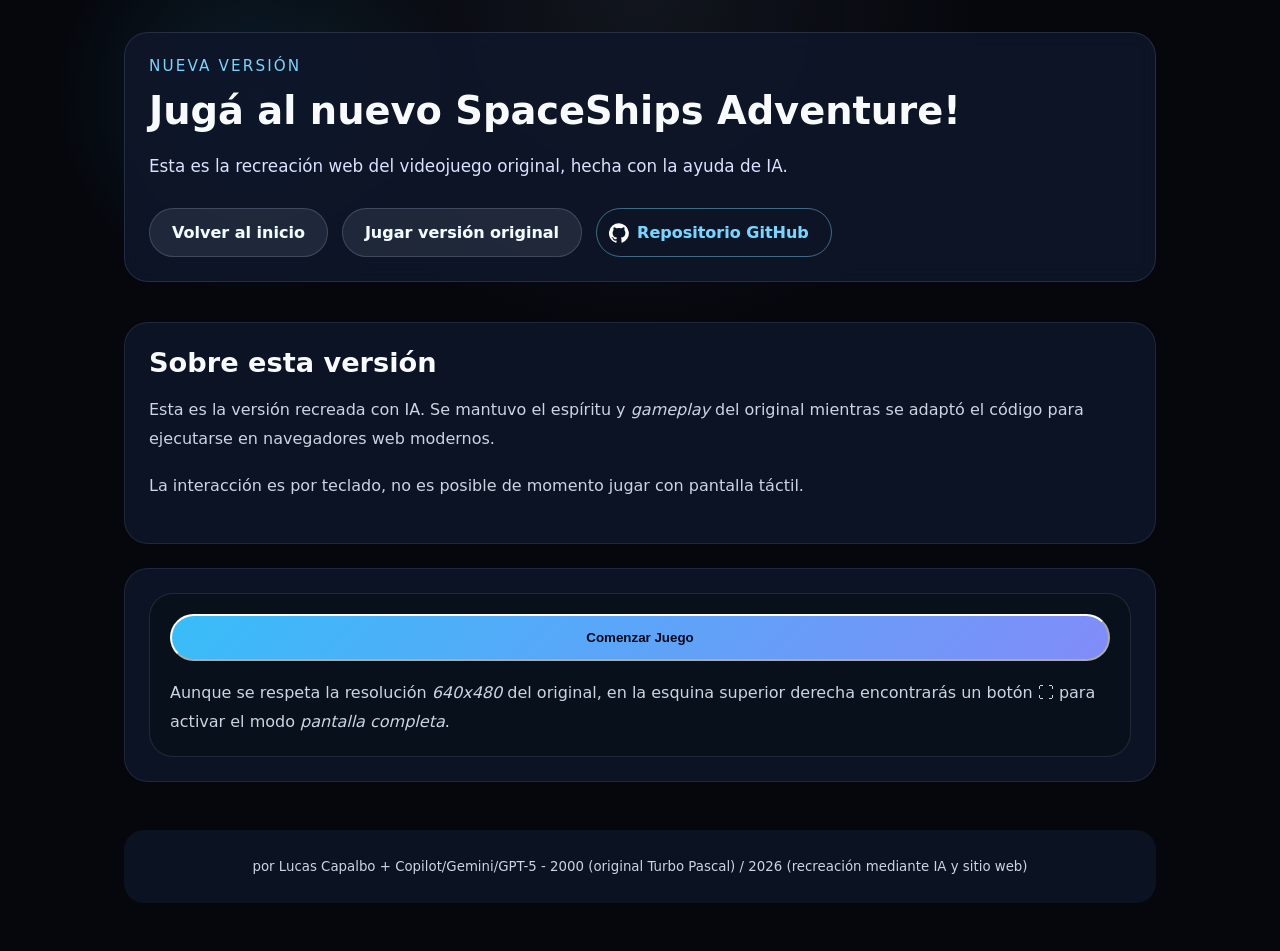
<file: game.html>
<!DOCTYPE html>
<html lang="es">

<head>
  <meta charset="UTF-8">
  <meta name="viewport" content="width=device-width, initial-scale=1.0">
  <title>SpaceShips Adventure! — Juega Ahora</title>
  <link rel="icon" type="image/x-icon" href="favicon.ico">
  <link rel="stylesheet" href="site.css">
</head>

<body>
  <div class="page-shell">
    <header class="hero small">
      <p class="eyebrow">Nueva Versión</p>
      <h1>Jugá al nuevo SpaceShips Adventure!</h1>
      <p class="lede">Esta es la recreación web del videojuego original, hecha con la ayuda de IA.</p>
      <div class="actions">
        <a class="button secondary" href="index.html">Volver al inicio</a>
        <a class="button secondary" href="original.html">Jugar versión original</a>
        <a class="button outline btn-github" href="https://github.com/lcapalbo/spaceships" target="_blank"
          rel="noreferrer">Repositorio GitHub</a>
      </div>
    </header>

    <main>
      <section>
        <h2>Sobre esta versión</h2>
        <p>Esta es la versión recreada con IA. Se mantuvo el espíritu y <em>gameplay</em> del original mientras se
          adaptó el código para ejecutarse en navegadores web modernos.</p>
        <p>La interacción es por teclado, no es posible de momento jugar con pantalla táctil.</p>
      </section>

      <section class="game-section" id="gameSection" style="display: none;">
        <div class="game-container">
          <div class="game-display">
            <button id="maximizeGameBtn" class="button outline small game-maximize-btn" type="button"
              aria-label="Maximizar pantalla completa" title="Maximizar pantalla completa">⛶</button>
            <canvas id="gameCanvas" width="640" height="480"></canvas>
          </div>
        </div>
      </section>

      <section class="emulator-section" id="introSection">
        <div class="emulator-card">
          <button id="startGameBtn" class="button primary">Comenzar Juego</button>
          <p class="note">Aunque se respeta la resolución <em>640x480</em> del original, en la esquina
            superior derecha encontrarás un botón ⛶ para activar el modo <em>pantalla completa</em>.</p>
        </div>
      </section>
    </main>

    <footer>
      <p><small>por Lucas Capalbo + Copilot/Gemini/GPT-5 - 2000 (original Turbo Pascal) / 2026 (recreación mediante IA y
          sitio web)</small></p>
    </footer>
  </div>

  <script src="new_version/renderer.js"></script>
  <script src="new_version/game.js"></script>
  <script>
    let gameRunning = false;

    // Solo prevenir scroll cuando el juego está en ejecución
    document.addEventListener('keydown', (event) => {
      if (!gameRunning) return;
      event.preventDefault();
    }, { passive: false });

    // Iniciar juego
    document.getElementById('startGameBtn').addEventListener('click', () => {
      gameRunning = true;
      document.getElementById('introSection').style.display = 'none';
      document.getElementById('gameSection').style.display = 'block';
      startGame();
    });

    const gameContainer = document.querySelector('.game-container');
    const maximizeBtn = document.getElementById('maximizeGameBtn');

    function updateMaximizeButton() {
      const isFullscreen = document.fullscreenElement === gameContainer;
      maximizeBtn.textContent = isFullscreen ? '🗗' : '⛶';
      maximizeBtn.title = isFullscreen ? 'Salir pantalla completa' : 'Maximizar pantalla completa';
      maximizeBtn.setAttribute('aria-label', isFullscreen ? 'Salir pantalla completa' : 'Maximizar pantalla completa');
    }

    maximizeBtn.addEventListener('click', () => {
      if (document.fullscreenElement === gameContainer) {
        document.exitFullscreen();
      } else {
        gameContainer.requestFullscreen().catch((error) => {
          console.error('No se pudo activar pantalla completa', error);
        });
      }
    });

    document.addEventListener('fullscreenchange', updateMaximizeButton);
    updateMaximizeButton();

    window.addEventListener('SpaceShips:gameExit', () => {
      gameRunning = false;
      document.getElementById('gameSection').style.display = 'none';
      document.getElementById('introSection').style.display = 'block';
      if (document.fullscreenElement) document.exitFullscreen();
    });
  </script>
</file>
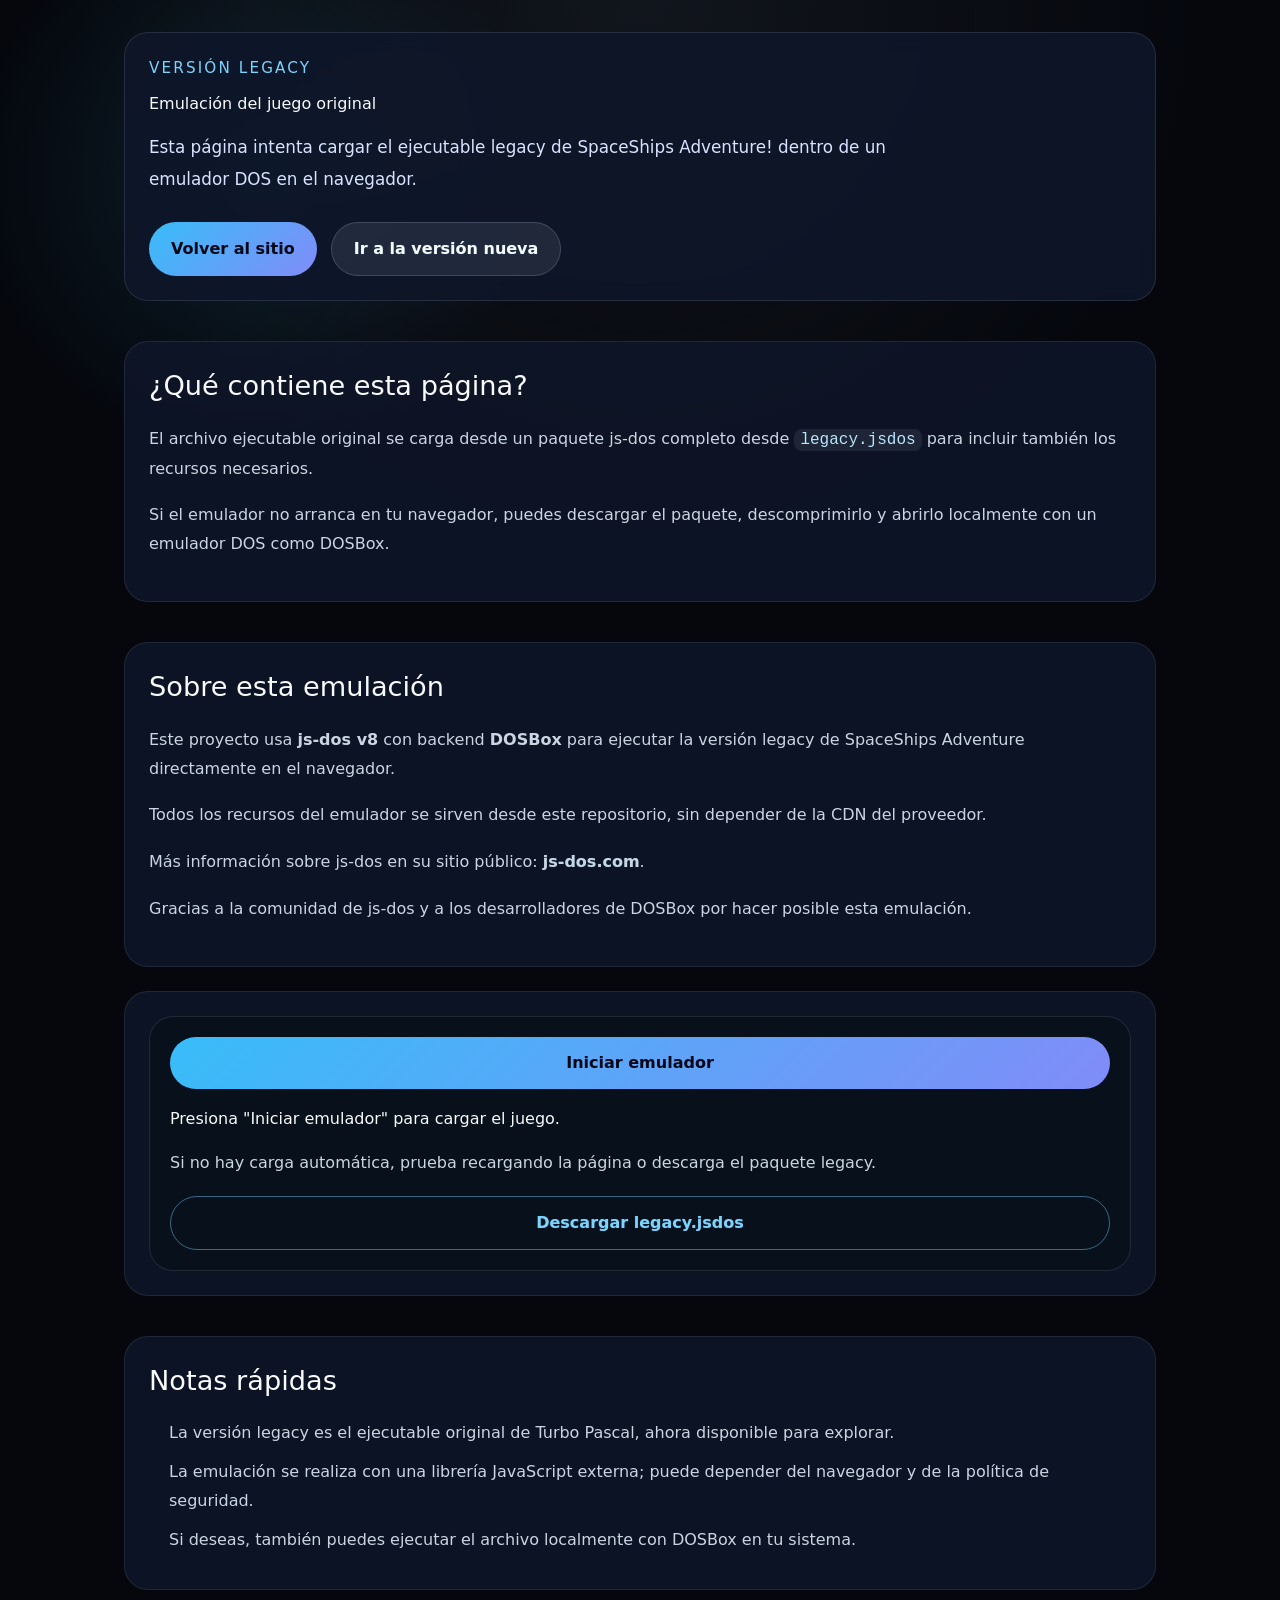
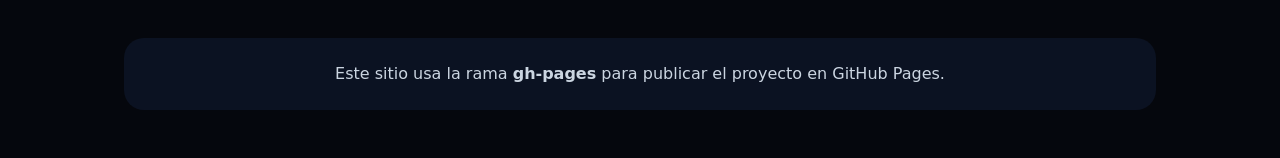
<file: legacy.html>
<!DOCTYPE html>
<html lang="es">
<head>
  <meta charset="UTF-8">
  <meta name="viewport" content="width=device-width, initial-scale=1.0">
  <title>SpaceShips Legacy — Emulación DOS</title>
  <link rel="stylesheet" href="site.css">
  <link rel="stylesheet" href="js-dos/js-dos.css">
  <link rel="icon" href="data:,">
</head>
<body>
  <div class="page-shell">
    <header class="hero small">
      <p class="eyebrow">Versión Legacy</p>
      <h1>Emulación del juego original</h1>
      <p class="lede">Esta página intenta cargar el ejecutable legacy de SpaceShips Adventure! dentro de un emulador DOS en el navegador.</p>
      <div class="actions">
        <a class="button primary" href="index.html">Volver al sitio</a>
        <a class="button secondary" href="game.html">Ir a la versión nueva</a>
      </div>
    </header>

    <main>
      <section>
        <h2>¿Qué contiene esta página?</h2>
        <p>El archivo ejecutable original se carga desde un paquete js-dos completo desde <code>legacy.jsdos</code> para incluir también los recursos necesarios.</p>
        <p>Si el emulador no arranca en tu navegador, puedes descargar el paquete, descomprimirlo y abrirlo localmente con un emulador DOS como DOSBox.</p>
      </section>

      <section>
        <h2>Sobre esta emulación</h2>
        <p>Este proyecto usa <strong>js-dos v8</strong> con backend <strong>DOSBox</strong> para ejecutar la versión legacy de SpaceShips Adventure directamente en el navegador.</p>
        <p>Todos los recursos del emulador se sirven desde este repositorio, sin depender de la CDN del proveedor.</p>
        <p>Más información sobre js-dos en su sitio público: <a href="https://js-dos.com" target="_blank" rel="noreferrer">js-dos.com</a>.</p>
        <p>Gracias a la comunidad de js-dos y a los desarrolladores de DOSBox por hacer posible esta emulación.</p>
      </section>

      <section class="emulator-section">
        <div class="emulator-card">
          <button id="startEmulatorBtn" class="button primary">Iniciar emulador</button>
          <div id="dosbox-loading" class="dosbox-loading">Presiona "Iniciar emulador" para cargar el juego.</div>
          <div id="dosbox" class="dosbox" style="display:none;width:800px;height:600px;"></div>
          <p class="note">Si no hay carga automática, prueba recargando la página o descarga el paquete legacy.</p>
          <a class="button outline" href="legacy.jsdos" target="_blank" rel="noreferrer">Descargar legacy.jsdos</a>
        </div>
      </section>

      <section>
        <h2>Notas rápidas</h2>
        <ul>
          <li>La versión legacy es el ejecutable original de Turbo Pascal, ahora disponible para explorar.</li>
          <li>La emulación se realiza con una librería JavaScript externa; puede depender del navegador y de la política de seguridad.</li>
          <li>Si deseas, también puedes ejecutar el archivo localmente con DOSBox en tu sistema.</li>
        </ul>
      </section>
    </main>

    <footer>
      <p>Este sitio usa la rama <strong>gh-pages</strong> para publicar el proyecto en GitHub Pages.</p>
    </footer>
  </div>

  <script src="js-dos/js-dos.js"></script>
  <script>
    (function () {
      const el = document.getElementById('dosbox');
      const loading = document.getElementById('dosbox-loading');
      const startBtn = document.getElementById('startEmulatorBtn');
      let emuRunning = false;

      const resetEmulatorUI = () => {
        emuRunning = false;
        startBtn.disabled = false;
        startBtn.style.display = 'inline-block';
        el.style.display = 'none';
        loading.style.display = 'block';
        loading.textContent = 'Presiona "Iniciar emulador" para cargar el juego.';
      };

      document.addEventListener('keydown', (event) => {
        if (!emuRunning) return;
        event.preventDefault();
      }, { passive: false });

      if (!window.Dos) {
        loading.textContent = 'No se pudo cargar la biblioteca js-dos. Verifica tu conexión e inténtalo de nuevo.';
        console.error('Dos not available');
        startBtn.disabled = true;
        return;
      }

      const startEmulator = () => {
        startBtn.disabled = true;
        loading.textContent = 'Cargando emulador...';
        el.style.display = 'block';

        Dos(el, {
          pathPrefix: 'js-dos/emulators/',
          url: 'legacy.jsdos',
          autoStart: true,
          onEvent: function (event, ci) {
            console.log('js-dos event:', event, ci);

            if (event === 'emu-ready') {
              loading.style.display = 'none';
              startBtn.style.display = 'none';
              emuRunning = true;
            }

            if (event === 'ci-ready' && ci) {
              const events = ci.events();

              if (typeof events.onExit === 'function') {
                events.onExit(() => {
                  console.log('js-dos emulator exited');
                  resetEmulatorUI();
                });
              }

              if (typeof events.onUnload === 'function') {
                events.onUnload(() => {
                  console.log('js-dos emulator unloaded');
                  resetEmulatorUI();
                });
              }

              if (typeof events.onStdout === 'function') {
                events.onStdout((message) => {
                  console.log('DOS stdout:', message);
                  const normalized = String(message).toLowerCase();
                  if (/\b(exit|quit|killed|terminated)\b/.test(normalized)) {
                    resetEmulatorUI();
                  }
                });
              }
            }
          }
        });
      };

      startBtn.addEventListener('click', startEmulator);
      })();
    </script>
</body>
</html>
</file>
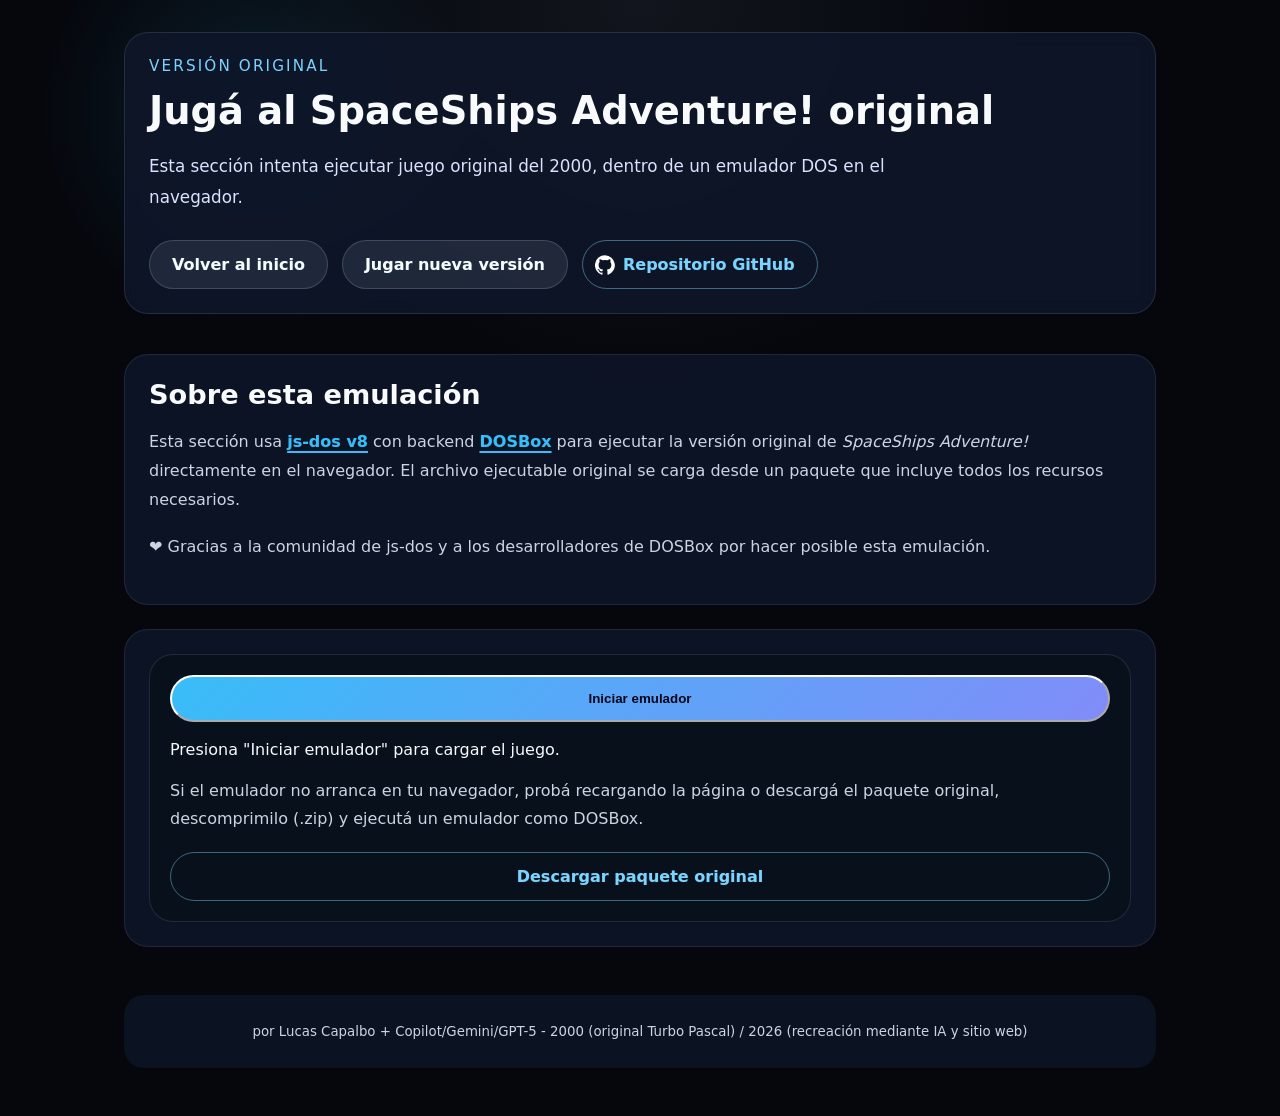
<file: original.html>
<!DOCTYPE html>
<html lang="es">

<head>
  <meta charset="UTF-8">
  <meta name="viewport" content="width=device-width, initial-scale=1.0">
  <title>SpaceShips Original — Emulación DOS</title>
  <link rel="icon" type="image/x-icon" href="favicon.ico">
  <link rel="stylesheet" href="site.css">
</head>

<body>
  <div class="page-shell">
    <header class="hero small">
      <p class="eyebrow">Versión original</p>
      <h1>Jugá al SpaceShips Adventure! original</h1>
      <p class="lede">Esta sección intenta ejecutar juego original del 2000, dentro de un emulador DOS en el navegador.
      </p>
      <div class="actions">
        <a class="button secondary" href="index.html">Volver al inicio</a>
        <a class="button secondary" href="game.html">Jugar nueva versión</a>
        <a class="button outline btn-github" href="https://github.com/lcapalbo/spaceships" target="_blank"
          rel="noreferrer">Repositorio GitHub</a>
      </div>
    </header>

    <main>
      <section>
        <h2>Sobre esta emulación</h2>
        <p>Esta sección usa <a href="https://js-dos.com" target="_blank" rel="noreferrer">js-dos v8</a> con backend <a
            href="https://dosbox.com" target="_blank" rel="noreferrer">DOSBox</a> para ejecutar la versión original de
          <em>SpaceShips Adventure!</em> directamente en el navegador. El archivo ejecutable original se carga desde un
          paquete que incluye todos los recursos necesarios.
        </p>
        <p>❤️ Gracias a la comunidad de js-dos y a los desarrolladores de DOSBox por hacer posible esta emulación.</p>
      </section>

      <section class="emulator-section">
        <div class="emulator-card">
          <button id="startEmulatorBtn" class="button primary">Iniciar emulador</button>
          <div id="dosbox-loading" class="dosbox-loading">Presiona "Iniciar emulador" para cargar el juego.</div>
          <div id="dosbox-wrapper" class="dosbox" style="display:none;"></div>
          <p class="note">Si el emulador no arranca en tu navegador, probá recargando la página o descargá el paquete
            original, descomprimilo (.zip) y ejecutá un emulador como DOSBox.</p>
          <a class="button outline" href="original.jsdos" target="_blank" rel="noreferrer">Descargar paquete
            original</a>
        </div>
      </section>
    </main>

    <footer>
      <p><small>por Lucas Capalbo + Copilot/Gemini/GPT-5 - 2000 (original Turbo Pascal) / 2026 (recreación mediante IA y
          sitio web)</small></p>
    </footer>
  </div>

  <script src="js-dos/js-dos.js"></script>
  <script>
    (function () {
      const wrapper = document.getElementById('dosbox-wrapper');
      const loading = document.getElementById('dosbox-loading');
      const startBtn = document.getElementById('startEmulatorBtn');
      let emuRunning = false;
      let shadowRoot = null;
      let shadowHost = null;
      let emulatorRoot = null;

      const resetEmulatorUI = () => {
        emuRunning = false;
        startBtn.disabled = false;
        startBtn.style.display = 'inline-block';
        if (wrapper) wrapper.style.display = 'none';
        loading.style.display = 'block';
        loading.textContent = 'Presiona "Iniciar emulador" para cargar el juego.';
      };

      document.addEventListener('keydown', (event) => {
        if (!emuRunning) return;
        event.preventDefault();
      }, { passive: false });

      const injectShadowStyles = async () => {
        const response = await fetch('js-dos/js-dos.css');
        const css = await response.text();
        const style = document.createElement('style');
        style.textContent = css;
        shadowRoot.appendChild(style);
      };

      const createShadowEmulator = async () => {
        if (!wrapper) return;

        wrapper.innerHTML = '';
        shadowHost = document.createElement('div');
        shadowHost.className = 'dosbox-shadow-host';
        wrapper.appendChild(shadowHost);
        shadowRoot = shadowHost.attachShadow({ mode: 'open' });
        emulatorRoot = document.createElement('div');
        emulatorRoot.id = 'dosbox';
        emulatorRoot.style.width = '800px';
        emulatorRoot.style.height = '600px';
        shadowRoot.appendChild(emulatorRoot);

        await injectShadowStyles();
      };

      const ensureDosLoaded = () => {
        if (!window.Dos) {
          loading.textContent = 'No se pudo cargar la biblioteca js-dos. Verifica tu conexión e inténtalo de nuevo.';
          console.error('Dos not available');
          startBtn.disabled = true;
          return false;
        }
        return true;
      };

      const startEmulator = async () => {
        if (!ensureDosLoaded()) return;

        startBtn.disabled = true;
        loading.textContent = 'Cargando emulador...';
        wrapper.style.display = 'block';

        await createShadowEmulator();

        Dos(emulatorRoot, {
          pathPrefix: 'js-dos/emulators/',
          url: 'original.jsdos',
          dosboxConf: `
[cpu]
core=auto
cputype=pentium_mmx
cycles=fixed 6000
cycleup=10
cycledown=20
`,
          autoStart: true,
          onEvent: function (event, ci) {
            console.log('js-dos event:', event, ci);

            if (event === 'emu-ready') {
              loading.style.display = 'none';
              startBtn.style.display = 'none';
              emuRunning = true;
            }

            if (event === 'ci-ready' && ci) {
              const events = ci.events();

              if (typeof events.onExit === 'function') {
                events.onExit(() => {
                  console.log('js-dos emulator exited');
                  resetEmulatorUI();
                });
              }

              if (typeof events.onUnload === 'function') {
                events.onUnload(() => {
                  console.log('js-dos emulator unloaded');
                  resetEmulatorUI();
                });
              }

              if (typeof events.onStdout === 'function') {
                events.onStdout((message) => {
                  console.log('DOS stdout:', message);
                  const normalized = String(message).toLowerCase();
                  if (/\b(exit|quit|killed|terminated)\b/.test(normalized)) {
                    resetEmulatorUI();
                  }
                });
              }
            }
          }
        });
      };

      startBtn.addEventListener('click', startEmulator);
    })();
  </script>
</body>

</html>
</file>
<file: site.css>
/* Estilos del sitio principal */
:root {
  color-scheme: dark;
  font-family: Inter, system-ui, -apple-system, BlinkMacSystemFont, "Segoe UI", sans-serif;
  background: #07090f;
  color: #eef2ff;
}

* {
  box-sizing: border-box;
}

body {
  margin: 0;
  min-height: 100vh;
  background: radial-gradient(circle at top, rgba(75, 85, 99, 0.18), transparent 30%),
    radial-gradient(circle at 20% 10%, rgba(56, 189, 248, 0.12), transparent 15%),
    #05070d;
  color: #f8fafc;
}

.page-shell {
  max-width: 1080px;
  margin: 0 auto;
  padding: 32px 24px 48px;
}

.hero {
  padding: 32px 24px;
  border: 1px solid rgba(148, 163, 184, 0.18);
  border-radius: 24px;
  background: rgba(15, 23, 42, 0.86);
  backdrop-filter: blur(10px);
}

.hero.small {
  padding: 24px;
}

.eyebrow {
  margin: 0 0 16px;
  font-size: 0.95rem;
  color: #7dd3fc;
  letter-spacing: 0.14em;
  text-transform: uppercase;
}

h1 {
  margin: 0;
  font-size: clamp(2.4rem, 2.2vw, 3.6rem);
  line-height: 1.03;
}

.lede {
  max-width: 760px;
  margin: 20px 0 0;
  font-size: 1.05rem;
  line-height: 1.9;
  color: #d9e2ff;
}

a {
  color: #38bdf8;
  font-weight: 600;
  text-decoration: underline;
  text-underline-offset: 4px;
  text-decoration-thickness: 2px;
  text-shadow: 0 0 1px rgba(56, 189, 248, 0.35);
  transition: color 0.18s ease, text-shadow 0.18s ease, transform 0.18s ease;
}

a:hover,
button:hover a,
.button:hover {
  color: #7dd3fc;
  text-shadow: 0 0 12px rgba(56, 189, 248, 0.4);
  transform: translateY(-1px);
}

.actions {
  display: flex;
  flex-wrap: wrap;
  gap: 14px;
  margin-top: 26px;
}

.button {
  display: inline-flex;
  align-items: center;
  justify-content: center;
  padding: 14px 22px;
  border-radius: 999px;
  text-decoration: none;
  font-weight: 600;
  transition: transform 0.18s ease, background-color 0.18s ease, color 0.18s ease;
}

.btn-github {
  position: relative;
  padding-left: 40px;
}

.btn-github::before {
  content: "";
  position: absolute;
  left: 12px;
  width: 20px;
  height: 20px;
  background-image: url('data:image/svg+xml;utf8,<svg xmlns="http://www.w3.org/2000/svg" viewBox="0 0 24 24"><path fill="white" d="M12 .297a12 12 0 00-3.79 23.4c.6.11.82-.26.82-.58 0-.29-.01-1.05-.02-2.06-3.34.73-4.04-1.61-4.04-1.61-.55-1.4-1.34-1.77-1.34-1.77-1.09-.75.08-.74.08-.74 1.2.08 1.83 1.23 1.83 1.23 1.07 1.83 2.8 1.3 3.49.99.11-.78.42-1.3.76-1.6-2.67-.3-5.47-1.34-5.47-5.95 0-1.31.47-2.38 1.24-3.22-.12-.3-.54-1.52.12-3.17 0 0 1.01-.32 3.3 1.23a11.5 11.5 0 016 0c2.28-1.55 3.29-1.23 3.29-1.23.66 1.65.24 2.87.12 3.17.77.84 1.24 1.91 1.24 3.22 0 4.62-2.8 5.65-5.47 5.95.43.37.81 1.1.81 2.22 0 1.6-.01 2.88-.01 3.27 0 .32.22.7.83.58A12 12 0 0012 .297z"/></svg>');
  background-repeat: no-repeat;
  background-size: contain;
}

.w-full {
  width: 100%;
}

.button:hover {
  transform: translateY(-1px);
}

.primary {
  background: linear-gradient(135deg, #38bdf8, #818cf8);
  color: #020617;
}

.secondary {
  background: rgba(148, 163, 184, 0.14);
  color: #f8fafc;
  border: 1px solid rgba(148, 163, 184, 0.28);
}

.outline {
  background: transparent;
  color: #7dd3fc;
  border: 1px solid rgba(125, 211, 252, 0.45);
}

.button.small {
  padding: 10px 16px;
  font-size: 0.9rem;
}

main {
  margin-top: 40px;
}

section {
  margin-top: 40px;
  padding: 24px;
  border-radius: 24px;
  background: rgba(15, 23, 42, 0.82);
  border: 1px solid rgba(148, 163, 184, 0.14);
}

section h2 {
  margin: 0 0 18px;
  font-size: 1.7rem;
}

section p,
section li,
footer p {
  margin: 0 0 18px;
  font-size: 1rem;
  line-height: 1.8;
  color: #cbd5e1;
}

section ul {
  padding-left: 20px;
  color: #cbd5e1;
}

section li {
  margin-bottom: 10px;
}

.about-me-section .about-me-inner {
  display: flex;
  align-items: flex-start;
  gap: 20px;
  flex-wrap: wrap;
}

.about-me-section .about-me-avatar {
  height: 150px;
  width: 147px;
  object-fit: fill;
}

.about-me-section .about-me-avatar-wrapper {
  position: relative;
  width: 147px;
  height: 150px;
  flex-shrink: 0;
  border-radius: 32px;
  border: 1px solid rgba(148, 163, 184, 0.18);
  box-shadow: 0 12px 30px rgba(15, 23, 42, 0.25);
}

.about-me-avatar-wrapper .avatar-eye {
  position: absolute;
  width: 16px;
  height: 16px;
  border-radius: 50%;
  display: grid;
  place-items: center;
  overflow: hidden;
}

.about-me-avatar-wrapper .avatar-pupil {
  width: 6px;
  height: 6px;
  border-radius: 50%;
  background: #1f2937;
  transform: translate(0, 0);
  transition: transform 0.05s ease;
}

.about-me-avatar-wrapper .left-eye {
  top: 39px;
  left: 49px;
}

.about-me-avatar-wrapper .right-eye {
  top: 39px;
  left: 82px;
}

.about-me-section .about-me-inner>div:not(.about-me-avatar-wrapper) {
  min-width: 220px;
  flex: 1;
}

.the-game-section .game-inner {
  display: flex;
  align-items: flex-start;
  gap: 20px;
  flex-wrap: wrap;
}

.the-game-section .game-image {
  height: 147px;
  width: 150px;
  object-fit: cover;
}

.the-game-section .game-image-wrapper {
  position: relative;
  width: 150px;
  height: 147px;
  flex-shrink: 0;
  border-radius: 12px;
  border: 1px solid rgba(148, 163, 184, 0.18);
  box-shadow: 0 12px 30px rgba(15, 23, 42, 0.25);
  overflow: hidden;
}

.the-game-section .game-inner>div:not(.game-image-wrapper) {
  min-width: 220px;
  flex: 1;
}

.gallery-section {
  padding-bottom: 12px;
}

.gallery {
  display: grid;
  grid-template-columns: repeat(auto-fit, minmax(220px, 1fr));
  gap: 18px;
}

figure {
  margin: 0;
  background: rgba(255, 255, 255, 0.04);
  border: 1px solid rgba(148, 163, 184, 0.12);
  border-radius: 18px;
  overflow: hidden;
}

figure img {
  width: 100%;
  display: block;
  aspect-ratio: 16 / 10;
  object-fit: cover;
  cursor: zoom-in;
}

figcaption {
  padding: 14px 16px;
  font-size: 0.94rem;
  color: #e2e8f0;
}

.gallery figure {
  transition: transform 0.2s ease, border-color 0.2s ease;
}

.gallery figure:hover {
  transform: translateY(-2px);
  border-color: rgba(148, 163, 184, 0.32);
}

.image-popup-overlay {
  position: fixed;
  inset: 0;
  display: grid;
  place-items: center;
  background: rgba(15, 23, 42, 0.92);
  padding: 20px;
  z-index: 9999;
}

.image-popup-overlay.hidden {
  display: none;
}

.image-popup-content {
  position: relative;
  max-width: 95vw;
  max-height: 95vh;
  width: min(1100px, 100%);
}

.image-popup-img {
  width: 100%;
  height: auto;
  max-height: 85vh;
  border-radius: 18px;
  box-shadow: 0 24px 80px rgba(0, 0, 0, 0.44);
  display: block;
}

.image-popup-caption {
  margin: 12px 0 0;
  color: #e2e8f0;
  text-align: center;
  font-size: 0.98rem;
}

.image-popup-close {
  position: absolute;
  top: -12px;
  right: -12px;
  width: 40px;
  height: 40px;
  border: none;
  border-radius: 50%;
  background: rgba(15, 23, 42, 0.96);
  color: #e2e8f0;
  font-size: 1.35rem;
  cursor: pointer;
  box-shadow: 0 8px 20px rgba(0, 0, 0, 0.45);
}

footer {
  margin-top: 48px;
  padding: 22px 24px;
  border-radius: 20px;
  background: rgba(15, 23, 42, 0.72);
  text-align: center;
}

footer p {
  margin: 0;
}

code {
  color: #bae6fd;
  background: rgba(148, 163, 184, 0.12);
  padding: 2px 6px;
  border-radius: 8px;
  font-size: 0.98rem;
}

.emulator-section {
  margin-top: 24px;
}

.emulator-card {
  display: grid;
  gap: 18px;
  padding: 20px;
  border-radius: 24px;
  background: rgba(8, 16, 28, 0.95);
  border: 1px solid rgba(148, 163, 184, 0.18);
}

.dosbox {
  min-height: 500px;
  border-radius: 18px;
  background: #05070d;
  border: 1px solid rgba(148, 163, 184, 0.18);
  display: grid;
  place-items: center;
  color: #9ca3af;
  padding: 18px;
}

.note {
  margin: 0;
  color: #cbd5e1;
}

@media (max-width: 720px) {
  .page-shell {
    padding: 20px 16px 36px;
  }

  .hero,
  section {
    padding: 22px;
  }

  .actions {
    flex-direction: column;
    align-items: stretch;
  }
}

/* Estilos para la sección del juego */
.game-section {
  display: flex;
  justify-content: center;
  background: rgba(8, 16, 28, 0.95) !important;
  border: none !important;
  padding: 12px !important;
}

.game-container {
  display: flex;
  justify-content: center;
  width: 100%;
}

.game-display {
  position: relative;
  max-width: 100%;
  aspect-ratio: 4 / 3;
  display: inline-flex;
  justify-content: center;
}

.game-maximize-btn {
  position: absolute;
  top: 12px;
  right: -64px;
  z-index: 2;
  min-width: 48px;
  min-height: 48px;
  display: inline-flex;
  align-items: center;
  justify-content: center;
  padding: 0 10px;
  font-size: 1rem;
  border-radius: 999px;
}

.game-maximize-btn:hover,
.game-maximize-btn:focus {
  transform: scale(1.1);
}

#gameCanvas {
  display: block;
  border-radius: 16px;
  box-shadow: 0 18px 50px rgba(0, 0, 0, 0.4);
}

.game-container:fullscreen,
.game-container:-webkit-full-screen,
.game-container:-moz-full-screen {
  display: grid;
  place-items: center;
  background: #000;
  width: min(100vw, calc(100vh * 4 / 3));
  height: min(100vh, calc(100vw * 3 / 4));
  aspect-ratio: 4 / 3;
}
</file>
<file: js-dos/js-dos.css>
*,:before,:after{box-sizing:border-box;border-width:0;border-style:solid;border-color:#e5e7eb}:before,:after{--tw-content: ""}html,:host{line-height:1.5;-webkit-text-size-adjust:100%;-moz-tab-size:4;-o-tab-size:4;tab-size:4;font-family:ui-sans-serif,system-ui,sans-serif,"Apple Color Emoji","Segoe UI Emoji",Segoe UI Symbol,"Noto Color Emoji";font-feature-settings:normal;font-variation-settings:normal;-webkit-tap-highlight-color:transparent}body{margin:0;line-height:inherit}hr{height:0;color:inherit;border-top-width:1px}abbr:where([title]){-webkit-text-decoration:underline dotted;text-decoration:underline dotted}h1,h2,h3,h4,h5,h6{font-size:inherit;font-weight:inherit}a{color:inherit;text-decoration:inherit}b,strong{font-weight:bolder}code,kbd,samp,pre{font-family:ui-monospace,SFMono-Regular,Menlo,Monaco,Consolas,Liberation Mono,Courier New,monospace;font-feature-settings:normal;font-variation-settings:normal;font-size:1em}small{font-size:80%}sub,sup{font-size:75%;line-height:0;position:relative;vertical-align:baseline}sub{bottom:-.25em}sup{top:-.5em}table{text-indent:0;border-color:inherit;border-collapse:collapse}button,input,optgroup,select,textarea{font-family:inherit;font-feature-settings:inherit;font-variation-settings:inherit;font-size:100%;font-weight:inherit;line-height:inherit;color:inherit;margin:0;padding:0}button,select{text-transform:none}button,[type=button],[type=reset],[type=submit]{-webkit-appearance:button;background-color:transparent;background-image:none}:-moz-focusring{outline:auto}:-moz-ui-invalid{box-shadow:none}progress{vertical-align:baseline}::-webkit-inner-spin-button,::-webkit-outer-spin-button{height:auto}[type=search]{-webkit-appearance:textfield;outline-offset:-2px}::-webkit-search-decoration{-webkit-appearance:none}::-webkit-file-upload-button{-webkit-appearance:button;font:inherit}summary{display:list-item}blockquote,dl,dd,h1,h2,h3,h4,h5,h6,hr,figure,p,pre{margin:0}fieldset{margin:0;padding:0}legend{padding:0}ol,ul,menu{list-style:none;margin:0;padding:0}dialog{padding:0}textarea{resize:vertical}input::-moz-placeholder,textarea::-moz-placeholder{opacity:1;color:#9ca3af}input::placeholder,textarea::placeholder{opacity:1;color:#9ca3af}button,[role=button]{cursor:pointer}:disabled{cursor:default}img,svg,video,canvas,audio,iframe,embed,object{display:block;vertical-align:middle}img,video{max-width:100%;height:auto}[hidden]{display:none}:root,[data-theme]{background-color:hsl(var(--b1) / var(--tw-bg-opacity, 1));color:hsl(var(--bc) / var(--tw-text-opacity, 1))}html{-webkit-tap-highlight-color:transparent}:root{color-scheme:light;--pf: 259 94% 44%;--sf: 314 100% 40%;--af: 174 75% 39%;--nf: 214 20% 14%;--in: 198 93% 60%;--su: 158 64% 52%;--wa: 43 96% 56%;--er: 0 91% 71%;--inc: 198 100% 12%;--suc: 158 100% 10%;--wac: 43 100% 11%;--erc: 0 100% 14%;--rounded-box: 1rem;--rounded-btn: .5rem;--rounded-badge: 1.9rem;--animation-btn: .25s;--animation-input: .2s;--btn-text-case: uppercase;--btn-focus-scale: .95;--border-btn: 1px;--tab-border: 1px;--tab-radius: .5rem;--p: 259 94% 51%;--pc: 259 96% 91%;--s: 314 100% 47%;--sc: 314 100% 91%;--a: 174 75% 46%;--ac: 174 75% 11%;--n: 214 20% 21%;--nc: 212 19% 87%;--b1: 0 0% 100%;--b2: 0 0% 95%;--b3: 180 2% 90%;--bc: 215 28% 17%}@media (prefers-color-scheme: dark){:root{color-scheme:dark;--pf: 262 80% 43%;--sf: 316 70% 43%;--af: 175 70% 34%;--in: 198 93% 60%;--su: 158 64% 52%;--wa: 43 96% 56%;--er: 0 91% 71%;--inc: 198 100% 12%;--suc: 158 100% 10%;--wac: 43 100% 11%;--erc: 0 100% 14%;--rounded-box: 1rem;--rounded-btn: .5rem;--rounded-badge: 1.9rem;--animation-btn: .25s;--animation-input: .2s;--btn-text-case: uppercase;--btn-focus-scale: .95;--border-btn: 1px;--tab-border: 1px;--tab-radius: .5rem;--p: 262 80% 50%;--pc: 0 0% 100%;--s: 316 70% 50%;--sc: 0 0% 100%;--a: 175 70% 41%;--ac: 0 0% 100%;--n: 213 18% 20%;--nf: 212 17% 17%;--nc: 220 13% 69%;--b1: 212 18% 14%;--b2: 213 18% 12%;--b3: 213 18% 10%;--bc: 220 13% 69%}}[data-theme=light]{color-scheme:light;--pf: 259 94% 44%;--sf: 314 100% 40%;--af: 174 75% 39%;--nf: 214 20% 14%;--in: 198 93% 60%;--su: 158 64% 52%;--wa: 43 96% 56%;--er: 0 91% 71%;--inc: 198 100% 12%;--suc: 158 100% 10%;--wac: 43 100% 11%;--erc: 0 100% 14%;--rounded-box: 1rem;--rounded-btn: .5rem;--rounded-badge: 1.9rem;--animation-btn: .25s;--animation-input: .2s;--btn-text-case: uppercase;--btn-focus-scale: .95;--border-btn: 1px;--tab-border: 1px;--tab-radius: .5rem;--p: 259 94% 51%;--pc: 259 96% 91%;--s: 314 100% 47%;--sc: 314 100% 91%;--a: 174 75% 46%;--ac: 174 75% 11%;--n: 214 20% 21%;--nc: 212 19% 87%;--b1: 0 0% 100%;--b2: 0 0% 95%;--b3: 180 2% 90%;--bc: 215 28% 17%}[data-theme=dark]{color-scheme:dark;--pf: 262 80% 43%;--sf: 316 70% 43%;--af: 175 70% 34%;--in: 198 93% 60%;--su: 158 64% 52%;--wa: 43 96% 56%;--er: 0 91% 71%;--inc: 198 100% 12%;--suc: 158 100% 10%;--wac: 43 100% 11%;--erc: 0 100% 14%;--rounded-box: 1rem;--rounded-btn: .5rem;--rounded-badge: 1.9rem;--animation-btn: .25s;--animation-input: .2s;--btn-text-case: uppercase;--btn-focus-scale: .95;--border-btn: 1px;--tab-border: 1px;--tab-radius: .5rem;--p: 262 80% 50%;--pc: 0 0% 100%;--s: 316 70% 50%;--sc: 0 0% 100%;--a: 175 70% 41%;--ac: 0 0% 100%;--n: 213 18% 20%;--nf: 212 17% 17%;--nc: 220 13% 69%;--b1: 212 18% 14%;--b2: 213 18% 12%;--b3: 213 18% 10%;--bc: 220 13% 69%}[data-theme=cupcake]{color-scheme:light;--pf: 183 47% 52%;--sf: 338 71% 71%;--af: 39 84% 51%;--nf: 280 46% 7%;--in: 198 93% 60%;--su: 158 64% 52%;--wa: 43 96% 56%;--er: 0 91% 71%;--pc: 183 20% 13%;--sc: 340 15% 16%;--ac: 37 41% 13%;--nc: 283 9% 81%;--inc: 198 100% 12%;--suc: 158 100% 10%;--wac: 43 100% 11%;--erc: 0 100% 14%;--rounded-box: 1rem;--rounded-badge: 1.9rem;--animation-btn: .25s;--animation-input: .2s;--btn-text-case: uppercase;--btn-focus-scale: .95;--border-btn: 1px;--p: 183 47% 59%;--s: 338 71% 78%;--a: 39 84% 58%;--n: 280 46% 14%;--b1: 24 33% 97%;--b2: 27 22% 92%;--b3: 23 14% 89%;--bc: 280 46% 14%;--rounded-btn: 1.9rem;--tab-border: 2px;--tab-radius: .5rem}[data-theme=bumblebee]{color-scheme:light;--pf: 50 94% 51%;--sf: 41 74% 46%;--af: 24 67% 52%;--nf: 240 33% 7%;--b2: 0 0% 93%;--b3: 0 0% 86%;--in: 198 93% 60%;--su: 158 64% 52%;--wa: 43 96% 56%;--er: 0 91% 71%;--bc: 146 0% 19%;--ac: 23 34% 13%;--nc: 247 7% 81%;--inc: 198 100% 12%;--suc: 158 100% 10%;--wac: 43 100% 11%;--erc: 0 100% 14%;--rounded-box: 1rem;--rounded-btn: .5rem;--rounded-badge: 1.9rem;--animation-btn: .25s;--animation-input: .2s;--btn-text-case: uppercase;--btn-focus-scale: .95;--border-btn: 1px;--tab-border: 1px;--tab-radius: .5rem;--p: 50 94% 58%;--pc: 240 33% 14%;--s: 41 74% 53%;--sc: 240 33% 14%;--a: 24 67% 59%;--n: 240 33% 14%;--b1: 0 0% 100%}[data-theme=emerald]{color-scheme:light;--pf: 141 50% 53%;--sf: 219 96% 53%;--af: 10 81% 49%;--nf: 219 20% 18%;--b2: 0 0% 93%;--b3: 0 0% 86%;--in: 198 93% 60%;--su: 158 64% 52%;--wa: 43 96% 56%;--er: 0 91% 71%;--inc: 198 100% 12%;--suc: 158 100% 10%;--wac: 43 100% 11%;--erc: 0 100% 14%;--rounded-box: 1rem;--rounded-btn: .5rem;--rounded-badge: 1.9rem;--btn-text-case: uppercase;--border-btn: 1px;--tab-border: 1px;--tab-radius: .5rem;--p: 141 50% 60%;--pc: 151 28% 19%;--s: 219 96% 60%;--sc: 210 20% 98%;--a: 10 81% 56%;--ac: 210 20% 98%;--n: 219 20% 25%;--nc: 210 20% 98%;--b1: 0 0% 100%;--bc: 219 20% 25%;--animation-btn: 0;--animation-input: 0;--btn-focus-scale: 1}[data-theme=corporate]{color-scheme:light;--pf: 229 96% 57%;--sf: 215 26% 52%;--af: 154 49% 53%;--nf: 233 27% 6%;--b2: 0 0% 93%;--b3: 0 0% 86%;--in: 198 93% 60%;--su: 158 64% 52%;--wa: 43 96% 56%;--er: 0 91% 71%;--pc: 243 100% 94%;--sc: 216 13% 13%;--ac: 151 21% 13%;--inc: 198 100% 12%;--suc: 158 100% 10%;--wac: 43 100% 11%;--erc: 0 100% 14%;--btn-text-case: uppercase;--border-btn: 1px;--tab-border: 1px;--tab-radius: .5rem;--p: 229 96% 64%;--s: 215 26% 59%;--a: 154 49% 60%;--n: 233 27% 13%;--nc: 210 38% 95%;--b1: 0 0% 100%;--bc: 233 27% 13%;--rounded-box: .25rem;--rounded-btn: .125rem;--rounded-badge: .125rem;--animation-btn: 0;--animation-input: 0;--btn-focus-scale: 1}[data-theme=synthwave]{color-scheme:dark;--pf: 321 70% 62%;--sf: 197 87% 58%;--af: 48 89% 50%;--nf: 253 59% 13%;--b2: 253 58% 8%;--b3: 253 58% 1%;--pc: 323 23% 15%;--sc: 199 28% 14%;--ac: 45 42% 13%;--rounded-box: 1rem;--rounded-btn: .5rem;--rounded-badge: 1.9rem;--animation-btn: .25s;--animation-input: .2s;--btn-text-case: uppercase;--btn-focus-scale: .95;--border-btn: 1px;--tab-border: 1px;--tab-radius: .5rem;--p: 321 70% 69%;--s: 197 87% 65%;--a: 48 89% 57%;--n: 253 59% 20%;--nc: 260 60% 98%;--b1: 253 58% 15%;--bc: 260 60% 98%;--in: 199 87% 64%;--inc: 257 63% 17%;--su: 168 74% 68%;--suc: 257 63% 17%;--wa: 48 89% 57%;--wac: 257 63% 17%;--er: 352 74% 57%;--erc: 260 60% 98%}[data-theme=retro]{color-scheme:light;--pf: 3 74% 69%;--sf: 145 27% 65%;--af: 24 67% 52%;--nf: 340 7% 10%;--inc: 239 85% 93%;--suc: 126 38% 89%;--wac: 29 59% 11%;--erc: 11 100% 91%;--animation-btn: .25s;--animation-input: .2s;--btn-text-case: uppercase;--btn-focus-scale: .95;--border-btn: 1px;--tab-border: 1px;--tab-radius: .5rem;--p: 3 74% 76%;--pc: 345 5% 15%;--s: 145 27% 72%;--sc: 345 5% 15%;--a: 24 67% 59%;--ac: 345 5% 15%;--n: 340 7% 17%;--nc: 43 41% 88%;--b1: 45 47% 80%;--b2: 44 47% 73%;--b3: 44 47% 68%;--bc: 345 5% 15%;--in: 221 83% 53%;--su: 142 76% 36%;--wa: 32 95% 44%;--er: 0 72% 51%;--rounded-box: .4rem;--rounded-btn: .4rem;--rounded-badge: .4rem}[data-theme=cyberpunk]{color-scheme:light;--pf: 345 100% 66%;--sf: 195 80% 63%;--af: 276 74% 64%;--nf: 57 100% 6%;--b2: 56 100% 43%;--b3: 56 100% 36%;--in: 198 93% 60%;--su: 158 64% 52%;--wa: 43 96% 56%;--er: 0 91% 71%;--bc: 53 46% 13%;--pc: 348 27% 15%;--sc: 196 23% 15%;--ac: 277 22% 15%;--inc: 198 100% 12%;--suc: 158 100% 10%;--wac: 43 100% 11%;--erc: 0 100% 14%;--animation-btn: .25s;--animation-input: .2s;--btn-text-case: uppercase;--btn-focus-scale: .95;--border-btn: 1px;--tab-border: 1px;font-family:ui-monospace,SFMono-Regular,Menlo,Monaco,Consolas,Liberation Mono,Courier New,monospace;--p: 345 100% 73%;--s: 195 80% 70%;--a: 276 74% 71%;--n: 57 100% 13%;--nc: 56 100% 50%;--b1: 56 100% 50%;--rounded-box: 0;--rounded-btn: 0;--rounded-badge: 0;--tab-radius: 0}[data-theme=valentine]{color-scheme:light;--pf: 353 74% 60%;--sf: 254 86% 70%;--af: 181 56% 63%;--nf: 336 43% 41%;--b2: 318 46% 82%;--b3: 318 46% 75%;--pc: 356 26% 14%;--sc: 256 20% 15%;--ac: 181 16% 15%;--inc: 239 85% 93%;--suc: 126 38% 89%;--wac: 29 59% 11%;--erc: 11 100% 91%;--rounded-box: 1rem;--rounded-badge: 1.9rem;--animation-btn: .25s;--animation-input: .2s;--btn-text-case: uppercase;--btn-focus-scale: .95;--border-btn: 1px;--tab-border: 1px;--tab-radius: .5rem;--p: 353 74% 67%;--s: 254 86% 77%;--a: 181 56% 70%;--n: 336 43% 48%;--nc: 318 46% 89%;--b1: 318 46% 89%;--bc: 344 38% 28%;--in: 221 83% 53%;--su: 142 76% 36%;--wa: 32 95% 44%;--er: 0 72% 51%;--rounded-btn: 1.9rem}[data-theme=halloween]{color-scheme:dark;--pf: 32 89% 45%;--sf: 271 46% 35%;--af: 91 100% 26%;--nf: 31 81% 3%;--b2: 0 0% 6%;--b3: 0 0% 0%;--bc: 145 0% 81%;--sc: 275 36% 88%;--nc: 26 11% 80%;--inc: 239 85% 93%;--suc: 126 38% 89%;--wac: 29 59% 11%;--erc: 11 100% 91%;--rounded-box: 1rem;--rounded-btn: .5rem;--rounded-badge: 1.9rem;--animation-btn: .25s;--animation-input: .2s;--btn-text-case: uppercase;--btn-focus-scale: .95;--border-btn: 1px;--tab-border: 1px;--tab-radius: .5rem;--p: 32 89% 52%;--pc: 180 7% 8%;--s: 271 46% 42%;--a: 91 100% 33%;--ac: 0 0% 0%;--n: 31 81% 10%;--b1: 0 0% 13%;--in: 221 83% 53%;--su: 142 76% 36%;--wa: 32 95% 44%;--er: 0 72% 51%}[data-theme=garden]{color-scheme:light;--pf: 331 100% 41%;--sf: 334 37% 34%;--af: 139 16% 36%;--nf: 44 100% 1%;--b2: 0 4% 84%;--b3: 0 4% 77%;--in: 198 93% 60%;--su: 158 64% 52%;--wa: 43 96% 56%;--er: 0 91% 71%;--pc: 346 100% 93%;--sc: 340 30% 88%;--ac: 136 12% 88%;--inc: 198 100% 12%;--suc: 158 100% 10%;--wac: 43 100% 11%;--erc: 0 100% 14%;--rounded-box: 1rem;--rounded-btn: .5rem;--rounded-badge: 1.9rem;--animation-btn: .25s;--animation-input: .2s;--btn-text-case: uppercase;--btn-focus-scale: .95;--border-btn: 1px;--tab-border: 1px;--tab-radius: .5rem;--p: 331 100% 48%;--s: 334 37% 41%;--a: 139 16% 43%;--n: 44 100% 8%;--nc: 0 4% 91%;--b1: 0 4% 91%;--bc: 0 3% 6%}[data-theme=forest]{color-scheme:dark;--pf: 141 72% 35%;--sf: 164 73% 35%;--af: 175 73% 35%;--nf: 161 37% 8%;--b2: 0 12% 1%;--b3: 0 0% 0%;--in: 198 93% 60%;--su: 158 64% 52%;--wa: 43 96% 56%;--er: 0 91% 71%;--bc: 360 1% 79%;--sc: 158 32% 11%;--ac: 172 31% 11%;--nc: 157 7% 81%;--inc: 198 100% 12%;--suc: 158 100% 10%;--wac: 43 100% 11%;--erc: 0 100% 14%;--rounded-box: 1rem;--rounded-badge: 1.9rem;--animation-btn: .25s;--animation-input: .2s;--btn-text-case: uppercase;--btn-focus-scale: .95;--border-btn: 1px;--tab-border: 1px;--tab-radius: .5rem;--p: 141 72% 42%;--pc: 0 0% 0%;--s: 164 73% 42%;--a: 175 73% 42%;--n: 161 37% 15%;--b1: 0 12% 8%;--rounded-btn: 1.9rem}[data-theme=aqua]{color-scheme:dark;--pf: 182 93% 42%;--sf: 274 31% 50%;--af: 47 100% 73%;--nf: 205 54% 43%;--b2: 219 53% 36%;--b3: 219 53% 29%;--bc: 228 38% 89%;--sc: 276 17% 12%;--ac: 46 19% 16%;--nc: 212 51% 91%;--inc: 239 85% 93%;--suc: 126 38% 89%;--wac: 29 59% 11%;--erc: 11 100% 91%;--rounded-box: 1rem;--rounded-btn: .5rem;--rounded-badge: 1.9rem;--animation-btn: .25s;--animation-input: .2s;--btn-text-case: uppercase;--btn-focus-scale: .95;--border-btn: 1px;--tab-border: 1px;--tab-radius: .5rem;--p: 182 93% 49%;--pc: 181 100% 17%;--s: 274 31% 57%;--a: 47 100% 80%;--n: 205 54% 50%;--b1: 219 53% 43%;--in: 221 83% 53%;--su: 142 76% 36%;--wa: 32 95% 44%;--er: 0 72% 51%}[data-theme=lofi]{color-scheme:light;--pf: 0 0% 0%;--sf: 0 2% 3%;--af: 0 0% 8%;--nf: 0 0% 0%;--btn-text-case: uppercase;--border-btn: 1px;--tab-border: 1px;--p: 0 0% 5%;--pc: 0 0% 100%;--s: 0 2% 10%;--sc: 0 0% 100%;--a: 0 0% 15%;--ac: 0 0% 100%;--n: 0 0% 0%;--nc: 0 0% 100%;--b1: 0 0% 100%;--b2: 0 0% 95%;--b3: 0 2% 90%;--bc: 0 0% 0%;--in: 212 100% 48%;--inc: 0 0% 100%;--su: 137 72% 46%;--suc: 0 0% 0%;--wa: 5 100% 66%;--wac: 0 0% 100%;--er: 325 78% 49%;--erc: 0 0% 100%;--rounded-box: .25rem;--rounded-btn: .125rem;--rounded-badge: .125rem;--animation-btn: 0;--animation-input: 0;--btn-focus-scale: 1;--tab-radius: 0}[data-theme=pastel]{color-scheme:light;--pf: 284 22% 73%;--sf: 352 70% 81%;--af: 158 55% 74%;--nf: 199 44% 54%;--in: 198 93% 60%;--su: 158 64% 52%;--wa: 43 96% 56%;--er: 0 91% 71%;--bc: 146 0% 19%;--pc: 284 4% 16%;--sc: 352 7% 17%;--ac: 158 10% 16%;--nc: 200 19% 13%;--inc: 198 100% 12%;--suc: 158 100% 10%;--wac: 43 100% 11%;--erc: 0 100% 14%;--rounded-box: 1rem;--rounded-badge: 1.9rem;--animation-btn: .25s;--animation-input: .2s;--btn-text-case: uppercase;--btn-focus-scale: .95;--border-btn: 1px;--tab-border: 1px;--tab-radius: .5rem;--p: 284 22% 80%;--s: 352 70% 88%;--a: 158 55% 81%;--n: 199 44% 61%;--b1: 0 0% 100%;--b2: 210 20% 98%;--b3: 216 12% 84%;--rounded-btn: 1.9rem}[data-theme=fantasy]{color-scheme:light;--pf: 296 83% 18%;--sf: 200 100% 30%;--af: 31 94% 44%;--nf: 215 28% 10%;--b2: 0 0% 93%;--b3: 0 0% 86%;--in: 198 93% 60%;--su: 158 64% 52%;--wa: 43 96% 56%;--er: 0 91% 71%;--pc: 302 27% 85%;--sc: 212 51% 90%;--ac: 28 57% 12%;--nc: 218 6% 82%;--inc: 198 100% 12%;--suc: 158 100% 10%;--wac: 43 100% 11%;--erc: 0 100% 14%;--rounded-box: 1rem;--rounded-btn: .5rem;--rounded-badge: 1.9rem;--animation-btn: .25s;--animation-input: .2s;--btn-text-case: uppercase;--btn-focus-scale: .95;--border-btn: 1px;--tab-border: 1px;--tab-radius: .5rem;--p: 296 83% 25%;--s: 200 100% 37%;--a: 31 94% 51%;--n: 215 28% 17%;--b1: 0 0% 100%;--bc: 215 28% 17%}[data-theme=wireframe]{color-scheme:light;--pf: 0 0% 65%;--sf: 0 0% 65%;--af: 0 0% 65%;--nf: 0 0% 85%;--bc: 146 0% 19%;--pc: 145 0% 15%;--sc: 145 0% 15%;--ac: 145 0% 15%;--nc: 145 0% 18%;--inc: 263 100% 91%;--suc: 105 32% 85%;--wac: 58 21% 11%;--erc: 17 100% 90%;--animation-btn: .25s;--animation-input: .2s;--btn-text-case: uppercase;--btn-focus-scale: .95;--border-btn: 1px;--tab-border: 1px;font-family:Chalkboard,comic sans ms,sanssecondaryerif;--p: 0 0% 72%;--s: 0 0% 72%;--a: 0 0% 72%;--n: 0 0% 92%;--b1: 0 0% 100%;--b2: 0 0% 93%;--b3: 0 0% 87%;--in: 240 100% 50%;--su: 120 100% 25%;--wa: 60 30% 50%;--er: 0 100% 50%;--rounded-box: .2rem;--rounded-btn: .2rem;--rounded-badge: .2rem;--tab-radius: .2rem}[data-theme=black]{color-scheme:dark;--pf: 0 2% 13%;--sf: 0 2% 13%;--af: 0 2% 13%;--bc: 145 0% 78%;--pc: 0 1% 82%;--sc: 0 1% 82%;--ac: 0 1% 82%;--nc: 0 0% 81%;--inc: 263 100% 91%;--suc: 105 32% 85%;--wac: 58 45% 13%;--erc: 17 100% 90%;--border-btn: 1px;--tab-border: 1px;--p: 0 2% 20%;--s: 0 2% 20%;--a: 0 2% 20%;--b1: 0 0% 0%;--b2: 0 0% 5%;--b3: 0 2% 10%;--n: 0 1% 15%;--nf: 0 2% 20%;--in: 240 100% 50%;--su: 120 100% 25%;--wa: 60 100% 50%;--er: 0 100% 50%;--rounded-box: 0;--rounded-btn: 0;--rounded-badge: 0;--animation-btn: 0;--animation-input: 0;--btn-text-case: lowercase;--btn-focus-scale: 1;--tab-radius: 0}[data-theme=luxury]{color-scheme:dark;--pf: 0 0% 93%;--sf: 218 54% 11%;--af: 319 22% 19%;--nf: 28 100% 3%;--pc: 146 0% 19%;--sc: 227 12% 82%;--ac: 322 9% 84%;--inc: 205 27% 15%;--suc: 88 35% 12%;--wac: 52 28% 14%;--erc: 3 31% 15%;--rounded-box: 1rem;--rounded-btn: .5rem;--rounded-badge: 1.9rem;--animation-btn: .25s;--animation-input: .2s;--btn-text-case: uppercase;--btn-focus-scale: .95;--border-btn: 1px;--tab-border: 1px;--tab-radius: .5rem;--p: 0 0% 100%;--s: 218 54% 18%;--a: 319 22% 26%;--n: 28 100% 10%;--nc: 44 100% 82%;--b1: 240 10% 4%;--b2: 270 4% 9%;--b3: 270 2% 18%;--bc: 37 67% 58%;--in: 202 100% 70%;--su: 89 62% 52%;--wa: 54 69% 64%;--er: 0 100% 72%}[data-theme=dracula]{color-scheme:dark;--pf: 326 100% 67%;--sf: 265 89% 71%;--af: 31 100% 64%;--nf: 230 15% 23%;--b2: 231 15% 11%;--b3: 231 15% 4%;--pc: 328 26% 15%;--sc: 266 19% 16%;--ac: 30 30% 15%;--nc: 232 7% 85%;--inc: 191 20% 16%;--suc: 128 30% 14%;--wac: 64 20% 15%;--erc: 5 39% 14%;--rounded-box: 1rem;--rounded-btn: .5rem;--rounded-badge: 1.9rem;--animation-btn: .25s;--animation-input: .2s;--btn-text-case: uppercase;--btn-focus-scale: .95;--border-btn: 1px;--tab-border: 1px;--tab-radius: .5rem;--p: 326 100% 74%;--s: 265 89% 78%;--a: 31 100% 71%;--n: 230 15% 30%;--b1: 231 15% 18%;--bc: 60 30% 96%;--in: 191 97% 77%;--su: 135 94% 65%;--wa: 65 92% 76%;--er: 0 100% 67%}[data-theme=cmyk]{color-scheme:light;--pf: 203 83% 53%;--sf: 335 78% 53%;--af: 56 100% 53%;--nf: 0 0% 3%;--b2: 0 0% 93%;--b3: 0 0% 86%;--bc: 146 0% 19%;--pc: 207 32% 14%;--sc: 344 100% 93%;--ac: 54 41% 14%;--nc: 145 0% 80%;--inc: 194 26% 12%;--suc: 295 30% 87%;--wac: 24 46% 13%;--erc: 12 100% 91%;--rounded-box: 1rem;--rounded-btn: .5rem;--rounded-badge: 1.9rem;--animation-btn: .25s;--animation-input: .2s;--btn-text-case: uppercase;--btn-focus-scale: .95;--border-btn: 1px;--tab-border: 1px;--tab-radius: .5rem;--p: 203 83% 60%;--s: 335 78% 60%;--a: 56 100% 60%;--n: 0 0% 10%;--b1: 0 0% 100%;--in: 192 48% 52%;--su: 291 48% 38%;--wa: 25 85% 57%;--er: 4 81% 56%}[data-theme=autumn]{color-scheme:light;--pf: 344 96% 21%;--sf: 0 63% 51%;--af: 27 56% 56%;--nf: 22 17% 37%;--b2: 0 0% 88%;--b3: 0 0% 81%;--bc: 145 0% 18%;--pc: 2 46% 87%;--sc: 6 87% 92%;--ac: 27 25% 13%;--nc: 21 15% 88%;--inc: 188 26% 12%;--suc: 161 25% 89%;--wac: 28 55% 12%;--erc: 8 100% 91%;--rounded-box: 1rem;--rounded-btn: .5rem;--rounded-badge: 1.9rem;--animation-btn: .25s;--animation-input: .2s;--btn-text-case: uppercase;--btn-focus-scale: .95;--border-btn: 1px;--tab-border: 1px;--tab-radius: .5rem;--p: 344 96% 28%;--s: 0 63% 58%;--a: 27 56% 63%;--n: 22 17% 44%;--b1: 0 0% 95%;--in: 187 48% 50%;--su: 165 34% 43%;--wa: 30 84% 50%;--er: 354 79% 49%}[data-theme=business]{color-scheme:dark;--pf: 210 64% 24%;--sf: 200 13% 48%;--af: 13 80% 53%;--nf: 213 14% 9%;--b2: 0 0% 6%;--b3: 0 0% 0%;--bc: 145 0% 80%;--pc: 219 26% 86%;--sc: 200 7% 12%;--ac: 14 40% 13%;--nc: 214 3% 81%;--inc: 210 64% 91%;--suc: 141 16% 12%;--wac: 37 30% 13%;--erc: 11 59% 89%;--animation-btn: .25s;--animation-input: .2s;--btn-text-case: uppercase;--btn-focus-scale: .95;--border-btn: 1px;--tab-border: 1px;--tab-radius: .5rem;--p: 210 64% 31%;--s: 200 13% 55%;--a: 13 80% 60%;--n: 213 14% 16%;--b1: 0 0% 13%;--in: 199 100% 42%;--su: 144 31% 56%;--wa: 39 64% 60%;--er: 6 56% 43%;--rounded-box: .25rem;--rounded-btn: .125rem;--rounded-badge: .125rem}[data-theme=acid]{color-scheme:light;--pf: 303 100% 43%;--sf: 27 100% 43%;--af: 72 98% 43%;--nf: 238 43% 10%;--b2: 0 0% 91%;--b3: 0 0% 84%;--bc: 145 0% 19%;--pc: 302 100% 93%;--sc: 25 62% 12%;--ac: 73 44% 13%;--nc: 248 11% 82%;--inc: 217 36% 14%;--suc: 145 23% 13%;--wac: 50 42% 13%;--erc: 15 100% 90%;--animation-btn: .25s;--animation-input: .2s;--btn-text-case: uppercase;--btn-focus-scale: .95;--border-btn: 1px;--tab-border: 1px;--tab-radius: .5rem;--p: 303 100% 50%;--s: 27 100% 50%;--a: 72 98% 50%;--n: 238 43% 17%;--b1: 0 0% 98%;--in: 210 92% 58%;--su: 149 50% 58%;--wa: 53 93% 57%;--er: 1 100% 45%;--rounded-box: 1.25rem;--rounded-btn: 1rem;--rounded-badge: 1rem}[data-theme=lemonade]{color-scheme:light;--pf: 89 96% 24%;--sf: 60 81% 48%;--af: 63 80% 81%;--nf: 238 43% 10%;--b2: 0 0% 93%;--b3: 0 0% 86%;--bc: 146 0% 19%;--pc: 89 39% 87%;--sc: 58 39% 13%;--ac: 62 8% 17%;--nc: 248 11% 82%;--inc: 192 5% 17%;--suc: 74 15% 16%;--wac: 49 21% 15%;--erc: 2 11% 16%;--rounded-box: 1rem;--rounded-btn: .5rem;--rounded-badge: 1.9rem;--animation-btn: .25s;--animation-input: .2s;--btn-text-case: uppercase;--btn-focus-scale: .95;--border-btn: 1px;--tab-border: 1px;--tab-radius: .5rem;--p: 89 96% 31%;--s: 60 81% 55%;--a: 63 80% 88%;--n: 238 43% 17%;--b1: 0 0% 100%;--in: 192 39% 85%;--su: 74 76% 79%;--wa: 50 87% 75%;--er: 1 70% 83%}[data-theme=night]{color-scheme:dark;--pf: 198 93% 53%;--sf: 234 89% 67%;--af: 329 86% 63%;--b2: 222 47% 4%;--b3: 0 0% 0%;--bc: 229 7% 80%;--pc: 202 34% 14%;--sc: 239 22% 15%;--ac: 332 26% 15%;--nc: 221 7% 82%;--suc: 169 31% 13%;--wac: 39 36% 14%;--erc: 354 28% 15%;--rounded-box: 1rem;--rounded-btn: .5rem;--rounded-badge: 1.9rem;--animation-btn: .25s;--animation-input: .2s;--btn-text-case: uppercase;--btn-focus-scale: .95;--border-btn: 1px;--tab-border: 1px;--tab-radius: .5rem;--p: 198 93% 60%;--s: 234 89% 74%;--a: 329 86% 70%;--n: 217 33% 17%;--nf: 217 30% 22%;--b1: 222 47% 11%;--in: 198 90% 48%;--inc: 0 0% 0%;--su: 172 66% 50%;--wa: 41 88% 64%;--er: 351 95% 71%}[data-theme=coffee]{color-scheme:dark;--pf: 30 67% 51%;--sf: 182 25% 13%;--af: 194 74% 18%;--nf: 0 0% 0%;--b2: 306 19% 4%;--b3: 0 0% 0%;--pc: 28 35% 13%;--sc: 182 6% 83%;--ac: 199 20% 85%;--nc: 300 1% 79%;--inc: 170 12% 14%;--suc: 92 11% 13%;--wac: 41 33% 14%;--erc: 11 25% 15%;--rounded-box: 1rem;--rounded-btn: .5rem;--rounded-badge: 1.9rem;--animation-btn: .25s;--animation-input: .2s;--btn-text-case: uppercase;--btn-focus-scale: .95;--border-btn: 1px;--tab-border: 1px;--tab-radius: .5rem;--p: 30 67% 58%;--s: 182 25% 20%;--a: 194 74% 25%;--n: 300 20% 6%;--b1: 306 19% 11%;--bc: 37 8% 42%;--in: 171 37% 67%;--su: 93 25% 62%;--wa: 43 100% 69%;--er: 10 95% 75%}[data-theme=winter]{color-scheme:light;--pf: 212 100% 44%;--sf: 247 47% 36%;--af: 310 49% 45%;--nf: 217 92% 3%;--pc: 231 100% 93%;--sc: 256 40% 88%;--ac: 316 56% 91%;--nc: 229 10% 80%;--inc: 192 18% 16%;--suc: 181 16% 14%;--wac: 32 9% 16%;--erc: 2 19% 15%;--rounded-box: 1rem;--rounded-btn: .5rem;--rounded-badge: 1.9rem;--animation-btn: .25s;--animation-input: .2s;--btn-text-case: uppercase;--btn-focus-scale: .95;--border-btn: 1px;--tab-border: 1px;--tab-radius: .5rem;--p: 212 100% 51%;--s: 247 47% 43%;--a: 310 49% 52%;--n: 217 92% 10%;--b1: 0 0% 100%;--b2: 217 100% 97%;--b3: 219 44% 92%;--bc: 214 30% 32%;--in: 192 93% 78%;--su: 182 47% 66%;--wa: 32 62% 84%;--er: 0 63% 72%}:root{--sidebar-width: 3rem}*,:before,:after{--tw-border-spacing-x: 0;--tw-border-spacing-y: 0;--tw-translate-x: 0;--tw-translate-y: 0;--tw-rotate: 0;--tw-skew-x: 0;--tw-skew-y: 0;--tw-scale-x: 1;--tw-scale-y: 1;--tw-pan-x: ;--tw-pan-y: ;--tw-pinch-zoom: ;--tw-scroll-snap-strictness: proximity;--tw-gradient-from-position: ;--tw-gradient-via-position: ;--tw-gradient-to-position: ;--tw-ordinal: ;--tw-slashed-zero: ;--tw-numeric-figure: ;--tw-numeric-spacing: ;--tw-numeric-fraction: ;--tw-ring-inset: ;--tw-ring-offset-width: 0px;--tw-ring-offset-color: #fff;--tw-ring-color: rgb(59 130 246 / .5);--tw-ring-offset-shadow: 0 0 #0000;--tw-ring-shadow: 0 0 #0000;--tw-shadow: 0 0 #0000;--tw-shadow-colored: 0 0 #0000;--tw-blur: ;--tw-brightness: ;--tw-contrast: ;--tw-grayscale: ;--tw-hue-rotate: ;--tw-invert: ;--tw-saturate: ;--tw-sepia: ;--tw-drop-shadow: ;--tw-backdrop-blur: ;--tw-backdrop-brightness: ;--tw-backdrop-contrast: ;--tw-backdrop-grayscale: ;--tw-backdrop-hue-rotate: ;--tw-backdrop-invert: ;--tw-backdrop-opacity: ;--tw-backdrop-saturate: ;--tw-backdrop-sepia: }::backdrop{--tw-border-spacing-x: 0;--tw-border-spacing-y: 0;--tw-translate-x: 0;--tw-translate-y: 0;--tw-rotate: 0;--tw-skew-x: 0;--tw-skew-y: 0;--tw-scale-x: 1;--tw-scale-y: 1;--tw-pan-x: ;--tw-pan-y: ;--tw-pinch-zoom: ;--tw-scroll-snap-strictness: proximity;--tw-gradient-from-position: ;--tw-gradient-via-position: ;--tw-gradient-to-position: ;--tw-ordinal: ;--tw-slashed-zero: ;--tw-numeric-figure: ;--tw-numeric-spacing: ;--tw-numeric-fraction: ;--tw-ring-inset: ;--tw-ring-offset-width: 0px;--tw-ring-offset-color: #fff;--tw-ring-color: rgb(59 130 246 / .5);--tw-ring-offset-shadow: 0 0 #0000;--tw-ring-shadow: 0 0 #0000;--tw-shadow: 0 0 #0000;--tw-shadow-colored: 0 0 #0000;--tw-blur: ;--tw-brightness: ;--tw-contrast: ;--tw-grayscale: ;--tw-hue-rotate: ;--tw-invert: ;--tw-saturate: ;--tw-sepia: ;--tw-drop-shadow: ;--tw-backdrop-blur: ;--tw-backdrop-brightness: ;--tw-backdrop-contrast: ;--tw-backdrop-grayscale: ;--tw-backdrop-hue-rotate: ;--tw-backdrop-invert: ;--tw-backdrop-opacity: ;--tw-backdrop-saturate: ;--tw-backdrop-sepia: }.container{width:100%}@media (min-width: 640px){.container{max-width:640px}}@media (min-width: 768px){.container{max-width:768px}}@media (min-width: 1024px){.container{max-width:1024px}}@media (min-width: 1280px){.container{max-width:1280px}}@media (min-width: 1536px){.container{max-width:1536px}}.alert{display:grid;width:100%;grid-auto-flow:row;align-content:flex-start;align-items:center;justify-items:center;gap:1rem;text-align:center;border-width:1px;--tw-border-opacity: 1;border-color:hsl(var(--b2) / var(--tw-border-opacity));padding:1rem;--tw-text-opacity: 1;color:hsl(var(--bc) / var(--tw-text-opacity));border-radius:var(--rounded-box, 1rem);--alert-bg: hsl(var(--b2));--alert-bg-mix: hsl(var(--b1));background-color:var(--alert-bg)}@media (min-width: 640px){.alert{grid-auto-flow:column;grid-template-columns:auto minmax(auto,1fr);justify-items:start;text-align:left}}.avatar.placeholder>div{display:flex;align-items:center;justify-content:center}@media (hover:hover){.label a:hover{--tw-text-opacity: 1;color:hsl(var(--bc) / var(--tw-text-opacity))}.link-neutral:hover{--tw-text-opacity: 1;color:hsl(var(--nf) / var(--tw-text-opacity))}.link-warning:hover{--tw-text-opacity: 1;color:hsl(var(--wa) / var(--tw-text-opacity))}.menu li>*:not(ul):not(.menu-title):not(details):active,.menu li>*:not(ul):not(.menu-title):not(details).active,.menu li>details>summary:active{--tw-bg-opacity: 1;background-color:hsl(var(--n) / var(--tw-bg-opacity));--tw-text-opacity: 1;color:hsl(var(--nc) / var(--tw-text-opacity))}.tab:hover{--tw-text-opacity: 1}.table tr.hover:hover,.table tr.hover:nth-child(2n):hover{--tw-bg-opacity: 1;background-color:hsl(var(--b2) / var(--tw-bg-opacity))}}.btn{display:inline-flex;flex-shrink:0;cursor:pointer;-webkit-user-select:none;-moz-user-select:none;user-select:none;flex-wrap:wrap;align-items:center;justify-content:center;border-color:transparent;border-color:hsl(var(--b2) / var(--tw-border-opacity));text-align:center;transition-property:color,background-color,border-color,text-decoration-color,fill,stroke,opacity,box-shadow,transform,filter,-webkit-backdrop-filter;transition-property:color,background-color,border-color,text-decoration-color,fill,stroke,opacity,box-shadow,transform,filter,backdrop-filter;transition-property:color,background-color,border-color,text-decoration-color,fill,stroke,opacity,box-shadow,transform,filter,backdrop-filter,-webkit-backdrop-filter;transition-timing-function:cubic-bezier(.4,0,.2,1);transition-timing-function:cubic-bezier(0,0,.2,1);transition-duration:.2s;border-radius:var(--rounded-btn, .5rem);height:3rem;padding-left:1rem;padding-right:1rem;min-height:3rem;font-size:.875rem;line-height:1em;gap:.5rem;font-weight:600;text-decoration-line:none;border-width:var(--border-btn, 1px);animation:button-pop var(--animation-btn, .25s) ease-out;text-transform:var(--btn-text-case, uppercase);--tw-border-opacity: 1;--tw-bg-opacity: 1;background-color:hsl(var(--b2) / var(--tw-bg-opacity));--tw-text-opacity: 1;color:hsl(var(--bc) / var(--tw-text-opacity));outline-color:hsl(var(--bc) / 1)}.btn-disabled,.btn[disabled],.btn:disabled{pointer-events:none}.btn-group>input[type=radio].btn{-webkit-appearance:none;-moz-appearance:none;appearance:none}.btn-group>input[type=radio].btn:before{content:attr(data-title)}.btn:is(input[type=checkbox]),.btn:is(input[type=radio]){width:auto;-webkit-appearance:none;-moz-appearance:none;appearance:none}.btn:is(input[type=checkbox]):after,.btn:is(input[type=radio]):after{--tw-content: attr(aria-label);content:var(--tw-content)}.card{position:relative;display:flex;flex-direction:column;border-radius:var(--rounded-box, 1rem)}.card:focus{outline:2px solid transparent;outline-offset:2px}.card-body{display:flex;flex:1 1 auto;flex-direction:column;padding:var(--padding-card, 2rem);gap:.5rem}.card-body :where(p){flex-grow:1}.card figure{display:flex;align-items:center;justify-content:center}.card.image-full{display:grid}.card.image-full:before{position:relative;content:"";z-index:10;--tw-bg-opacity: 1;background-color:hsl(var(--n) / var(--tw-bg-opacity));opacity:.75;border-radius:var(--rounded-box, 1rem)}.card.image-full:before,.card.image-full>*{grid-column-start:1;grid-row-start:1}.card.image-full>figure img{height:100%;-o-object-fit:cover;object-fit:cover}.card.image-full>.card-body{position:relative;z-index:20;--tw-text-opacity: 1;color:hsl(var(--nc) / var(--tw-text-opacity))}.checkbox{flex-shrink:0;--chkbg: var(--bc);--chkfg: var(--b1);height:1.5rem;width:1.5rem;cursor:pointer;-webkit-appearance:none;-moz-appearance:none;appearance:none;border-width:1px;border-color:hsl(var(--bc) / var(--tw-border-opacity));--tw-border-opacity: .2;border-radius:var(--rounded-btn, .5rem)}@media (hover: hover){.btm-nav>*.disabled:hover,.btm-nav>*[disabled]:hover{pointer-events:none;--tw-border-opacity: 0;background-color:hsl(var(--n) / var(--tw-bg-opacity));--tw-bg-opacity: .1;color:hsl(var(--bc) / var(--tw-text-opacity));--tw-text-opacity: .2}.btn:hover{--tw-border-opacity: 1;border-color:hsl(var(--b3) / var(--tw-border-opacity));--tw-bg-opacity: 1;background-color:hsl(var(--b3) / var(--tw-bg-opacity))}.btn-primary:hover{--tw-border-opacity: 1;border-color:hsl(var(--pf) / var(--tw-border-opacity));--tw-bg-opacity: 1;background-color:hsl(var(--pf) / var(--tw-bg-opacity))}.btn-accent:hover{--tw-border-opacity: 1;border-color:hsl(var(--af) / var(--tw-border-opacity));--tw-bg-opacity: 1;background-color:hsl(var(--af) / var(--tw-bg-opacity))}.btn-neutral:hover{--tw-border-opacity: 1;border-color:hsl(var(--nf) / var(--tw-border-opacity));--tw-bg-opacity: 1;background-color:hsl(var(--nf) / var(--tw-bg-opacity))}.btn.glass:hover{--glass-opacity: 25%;--glass-border-opacity: 15%}.btn-ghost:hover{--tw-border-opacity: 0;background-color:hsl(var(--bc) / var(--tw-bg-opacity));--tw-bg-opacity: .2}.btn-outline.btn-primary:hover{--tw-border-opacity: 1;border-color:hsl(var(--pf) / var(--tw-border-opacity));--tw-bg-opacity: 1;background-color:hsl(var(--pf) / var(--tw-bg-opacity));--tw-text-opacity: 1;color:hsl(var(--pc) / var(--tw-text-opacity))}.btn-outline.btn-accent:hover{--tw-border-opacity: 1;border-color:hsl(var(--af) / var(--tw-border-opacity));--tw-bg-opacity: 1;background-color:hsl(var(--af) / var(--tw-bg-opacity));--tw-text-opacity: 1;color:hsl(var(--ac) / var(--tw-text-opacity))}.btn-disabled:hover,.btn[disabled]:hover,.btn:disabled:hover{--tw-border-opacity: 0;background-color:hsl(var(--n) / var(--tw-bg-opacity));--tw-bg-opacity: .2;color:hsl(var(--bc) / var(--tw-text-opacity));--tw-text-opacity: .2}.btn:is(input[type=checkbox]:checked):hover,.btn:is(input[type=radio]:checked):hover{--tw-border-opacity: 1;border-color:hsl(var(--pf) / var(--tw-border-opacity));--tw-bg-opacity: 1;background-color:hsl(var(--pf) / var(--tw-bg-opacity))}.tab[disabled],.tab[disabled]:hover{cursor:not-allowed;color:hsl(var(--bc) / var(--tw-text-opacity));--tw-text-opacity: .2}}.file-input{height:3rem;flex-shrink:1;padding-right:1rem;font-size:1rem;line-height:2;line-height:1.5rem;overflow:hidden;border-width:1px;border-color:hsl(var(--bc) / var(--tw-border-opacity));--tw-border-opacity: 0;--tw-bg-opacity: 1;background-color:hsl(var(--b1) / var(--tw-bg-opacity));border-radius:var(--rounded-btn, .5rem)}.file-input::file-selector-button{margin-right:1rem;display:inline-flex;height:100%;flex-shrink:0;cursor:pointer;-webkit-user-select:none;-moz-user-select:none;user-select:none;flex-wrap:wrap;align-items:center;justify-content:center;padding-left:1rem;padding-right:1rem;text-align:center;font-size:.875rem;line-height:1.25rem;line-height:1em;transition-property:color,background-color,border-color,text-decoration-color,fill,stroke,opacity,box-shadow,transform,filter,-webkit-backdrop-filter;transition-property:color,background-color,border-color,text-decoration-color,fill,stroke,opacity,box-shadow,transform,filter,backdrop-filter;transition-property:color,background-color,border-color,text-decoration-color,fill,stroke,opacity,box-shadow,transform,filter,backdrop-filter,-webkit-backdrop-filter;transition-timing-function:cubic-bezier(.4,0,.2,1);transition-timing-function:cubic-bezier(0,0,.2,1);transition-duration:.2s;border-style:solid;--tw-border-opacity: 1;border-color:hsl(var(--n) / var(--tw-border-opacity));--tw-bg-opacity: 1;background-color:hsl(var(--n) / var(--tw-bg-opacity));font-weight:600;text-transform:uppercase;text-transform:var(--btn-text-case, uppercase);--tw-text-opacity: 1;color:hsl(var(--nc) / var(--tw-text-opacity));text-decoration-line:none;border-width:var(--border-btn, 1px);animation:button-pop var(--animation-btn, .25s) ease-out}.form-control{display:flex;flex-direction:column}.label{display:flex;-webkit-user-select:none;-moz-user-select:none;user-select:none;align-items:center;justify-content:space-between;padding:.5rem .25rem}.input{flex-shrink:1;height:3rem;padding-left:1rem;padding-right:1rem;font-size:1rem;line-height:2;line-height:1.5rem;border-width:1px;border-color:hsl(var(--bc) / var(--tw-border-opacity));--tw-border-opacity: 0;--tw-bg-opacity: 1;background-color:hsl(var(--b1) / var(--tw-bg-opacity));border-radius:var(--rounded-btn, .5rem)}.input-group>.input{isolation:isolate}.input-group>*,.input-group>.input,.input-group>.textarea,.input-group>.select{border-radius:0}.join{display:inline-flex;align-items:stretch;border-radius:var(--rounded-btn, .5rem)}.join :where(.join-item){border-start-end-radius:0;border-end-end-radius:0;border-end-start-radius:0;border-start-start-radius:0}.join .join-item:not(:first-child):not(:last-child),.join *:not(:first-child):not(:last-child) .join-item{border-start-end-radius:0;border-end-end-radius:0;border-end-start-radius:0;border-start-start-radius:0}.join .join-item:first-child:not(:last-child),.join *:first-child:not(:last-child) .join-item{border-start-end-radius:0;border-end-end-radius:0}.join .dropdown .join-item:first-child:not(:last-child),.join *:first-child:not(:last-child) .dropdown .join-item{border-start-end-radius:inherit;border-end-end-radius:inherit}.join :where(.join-item:first-child:not(:last-child)),.join :where(*:first-child:not(:last-child) .join-item){border-end-start-radius:inherit;border-start-start-radius:inherit}.join .join-item:last-child:not(:first-child),.join *:last-child:not(:first-child) .join-item{border-end-start-radius:0;border-start-start-radius:0}.join :where(.join-item:last-child:not(:first-child)),.join :where(*:last-child:not(:first-child) .join-item){border-start-end-radius:inherit;border-end-end-radius:inherit}@supports not selector(:has(*)){:where(.join *){border-radius:inherit}}@supports selector(:has(*)){:where(.join *:has(.join-item)){border-radius:inherit}}.kbd{display:inline-flex;align-items:center;justify-content:center;border-width:1px;border-color:hsl(var(--bc) / var(--tw-border-opacity));--tw-border-opacity: .2;--tw-bg-opacity: 1;background-color:hsl(var(--b2) / var(--tw-bg-opacity));padding-left:.5rem;padding-right:.5rem;border-radius:var(--rounded-btn, .5rem);border-bottom-width:2px;min-height:2.2em;min-width:2.2em}.link{cursor:pointer;text-decoration-line:underline}.menu li.disabled{cursor:not-allowed;-webkit-user-select:none;-moz-user-select:none;user-select:none;color:hsl(var(--bc) / .3)}.modal{pointer-events:none;position:fixed;top:0;right:0;bottom:0;left:0;margin:0;display:grid;height:100%;max-height:none;width:100%;max-width:none;justify-items:center;padding:0;opacity:0;overscroll-behavior:contain;z-index:999;background-color:transparent;color:inherit;transition-duration:.2s;transition-timing-function:cubic-bezier(0,0,.2,1);transition-property:transform,opacity,visibility;overflow-y:hidden}:where(.modal){align-items:center}.modal-box{max-height:calc(100vh - 5em);grid-column-start:1;grid-row-start:1;width:91.666667%;max-width:32rem;--tw-scale-x: .9;--tw-scale-y: .9;transform:translate(var(--tw-translate-x),var(--tw-translate-y)) rotate(var(--tw-rotate)) skew(var(--tw-skew-x)) skewY(var(--tw-skew-y)) scaleX(var(--tw-scale-x)) scaleY(var(--tw-scale-y));--tw-bg-opacity: 1;background-color:hsl(var(--b1) / var(--tw-bg-opacity));padding:1.5rem;transition-property:color,background-color,border-color,text-decoration-color,fill,stroke,opacity,box-shadow,transform,filter,-webkit-backdrop-filter;transition-property:color,background-color,border-color,text-decoration-color,fill,stroke,opacity,box-shadow,transform,filter,backdrop-filter;transition-property:color,background-color,border-color,text-decoration-color,fill,stroke,opacity,box-shadow,transform,filter,backdrop-filter,-webkit-backdrop-filter;transition-timing-function:cubic-bezier(.4,0,.2,1);transition-timing-function:cubic-bezier(0,0,.2,1);transition-duration:.2s;border-top-left-radius:var(--rounded-box, 1rem);border-top-right-radius:var(--rounded-box, 1rem);border-bottom-left-radius:var(--rounded-box, 1rem);border-bottom-right-radius:var(--rounded-box, 1rem);box-shadow:#00000040 0 25px 50px -12px;overflow-y:auto;overscroll-behavior:contain}.modal-open,.modal:target,.modal-toggle:checked+.modal,.modal[open]{pointer-events:auto;visibility:visible;opacity:1}.modal-action{display:flex;margin-top:1.5rem;justify-content:flex-end}:root:has(:is(.modal-open,.modal:target,.modal-toggle:checked+.modal,.modal[open])){overflow:hidden}.progress{position:relative;width:100%;-webkit-appearance:none;-moz-appearance:none;appearance:none;overflow:hidden;height:.5rem;background-color:hsl(var(--bc) / .2);border-radius:var(--rounded-box, 1rem)}.radial-progress{position:relative;display:inline-grid;height:var(--size);width:var(--size);place-content:center;border-radius:9999px;background-color:transparent;vertical-align:middle;box-sizing:content-box;--value: 0;--size: 5rem;--thickness: calc(var(--size) / 10)}.radial-progress::-moz-progress-bar{-moz-appearance:none;-webkit-appearance:none;appearance:none;background-color:transparent}.radial-progress::-webkit-progress-value{-webkit-appearance:none;-moz-appearance:none;appearance:none;background-color:transparent}.radial-progress::-webkit-progress-bar{-webkit-appearance:none;-moz-appearance:none;appearance:none;background-color:transparent}.radial-progress:before,.radial-progress:after{position:absolute;border-radius:9999px;content:""}.radial-progress:before{top:0;right:0;bottom:0;left:0;background:radial-gradient(farthest-side,currentColor 98%,#0000) top/var(--thickness) var(--thickness) no-repeat,conic-gradient(currentColor calc(var(--value) * 1%),#0000 0);-webkit-mask:radial-gradient(farthest-side,#0000 calc(99% - var(--thickness)),#000 calc(100% - var(--thickness)));mask:radial-gradient(farthest-side,#0000 calc(99% - var(--thickness)),#000 calc(100% - var(--thickness)))}.radial-progress:after{inset:calc(50% - var(--thickness) / 2);transform:rotate(calc(var(--value) * 3.6deg - 90deg)) translate(calc(var(--size) / 2 - 50%));background-color:currentColor}.range{height:1.5rem;width:100%;cursor:pointer;-moz-appearance:none;appearance:none;-webkit-appearance:none;--range-shdw: var(--bc);overflow:hidden;background-color:transparent;border-radius:var(--rounded-box, 1rem)}.range:focus{outline:none}.select{display:inline-flex;cursor:pointer;-webkit-user-select:none;-moz-user-select:none;user-select:none;-webkit-appearance:none;-moz-appearance:none;appearance:none;height:3rem;padding-left:1rem;padding-right:2.5rem;font-size:.875rem;line-height:1.25rem;line-height:2;min-height:3rem;border-width:1px;border-color:hsl(var(--bc) / var(--tw-border-opacity));--tw-border-opacity: 0;--tw-bg-opacity: 1;background-color:hsl(var(--b1) / var(--tw-bg-opacity));border-radius:var(--rounded-btn, .5rem);background-image:linear-gradient(45deg,transparent 50%,currentColor 50%),linear-gradient(135deg,currentColor 50%,transparent 50%);background-position:calc(100% - 20px) calc(1px + 50%),calc(100% - 16.1px) calc(1px + 50%);background-size:4px 4px,4px 4px;background-repeat:no-repeat}.select[multiple]{height:auto}.stats{display:inline-grid;--tw-bg-opacity: 1;background-color:hsl(var(--b1) / var(--tw-bg-opacity));--tw-text-opacity: 1;color:hsl(var(--bc) / var(--tw-text-opacity));border-radius:var(--rounded-box, 1rem)}:where(.stats){grid-auto-flow:column;overflow-x:auto}.steps .step{display:grid;grid-template-columns:repeat(1,minmax(0,1fr));grid-template-columns:auto;grid-template-rows:repeat(2,minmax(0,1fr));grid-template-rows:40px 1fr;place-items:center;text-align:center;min-width:4rem}.swap{position:relative;display:inline-grid;-webkit-user-select:none;-moz-user-select:none;user-select:none;place-content:center;cursor:pointer}.swap>*{grid-column-start:1;grid-row-start:1;transition-duration:.3s;transition-timing-function:cubic-bezier(0,0,.2,1);transition-property:transform,opacity}.swap input{-webkit-appearance:none;-moz-appearance:none;appearance:none}.swap .swap-on,.swap .swap-indeterminate,.swap input:indeterminate~.swap-on{opacity:0}.swap input:checked~.swap-off,.swap-active .swap-off,.swap input:indeterminate~.swap-off{opacity:0}.swap input:checked~.swap-on,.swap-active .swap-on,.swap input:indeterminate~.swap-indeterminate{opacity:1}.tab{position:relative;display:inline-flex;cursor:pointer;-webkit-user-select:none;-moz-user-select:none;user-select:none;flex-wrap:wrap;align-items:center;justify-content:center;text-align:center;height:2rem;font-size:.875rem;line-height:1.25rem;line-height:2;--tab-padding: 1rem;--tw-text-opacity: .5;--tab-color: hsl(var(--bc) / var(--tw-text-opacity, 1));--tab-bg: hsl(var(--b1) / var(--tw-bg-opacity, 1));--tab-border-color: hsl(var(--b3) / var(--tw-bg-opacity, 1));color:var(--tab-color);padding-left:var(--tab-padding, 1rem);padding-right:var(--tab-padding, 1rem)}.table{position:relative;width:100%;text-align:left;font-size:.875rem;line-height:1.25rem;border-radius:var(--rounded-box, 1rem)}.table :where(.table-pin-rows thead tr){position:sticky;top:0;z-index:1;--tw-bg-opacity: 1;background-color:hsl(var(--b1) / var(--tw-bg-opacity))}.table :where(.table-pin-rows tfoot tr){position:sticky;bottom:0;z-index:1;--tw-bg-opacity: 1;background-color:hsl(var(--b1) / var(--tw-bg-opacity))}.table :where(.table-pin-cols tr th){position:sticky;left:0;right:0;--tw-bg-opacity: 1;background-color:hsl(var(--b1) / var(--tw-bg-opacity))}.textarea{flex-shrink:1;min-height:3rem;padding:.5rem 1rem;font-size:.875rem;line-height:1.25rem;line-height:2;border-width:1px;border-color:hsl(var(--bc) / var(--tw-border-opacity));--tw-border-opacity: 0;--tw-bg-opacity: 1;background-color:hsl(var(--b1) / var(--tw-bg-opacity));border-radius:var(--rounded-btn, .5rem)}.toast{position:fixed;display:flex;min-width:-moz-fit-content;min-width:fit-content;flex-direction:column;white-space:nowrap;gap:.5rem;padding:1rem}.toggle{flex-shrink:0;--tglbg: hsl(var(--b1));--handleoffset: 1.5rem;--handleoffsetcalculator: calc(var(--handleoffset) * -1);--togglehandleborder: 0 0;height:1.5rem;width:3rem;cursor:pointer;-webkit-appearance:none;-moz-appearance:none;appearance:none;border-width:1px;border-color:hsl(var(--bc) / var(--tw-border-opacity));--tw-border-opacity: .2;background-color:hsl(var(--bc) / var(--tw-bg-opacity));--tw-bg-opacity: .5;border-radius:var(--rounded-badge, 1.9rem);transition:background,box-shadow var(--animation-input, .2s) ease-out;box-shadow:var(--handleoffsetcalculator) 0 0 2px var(--tglbg) inset,0 0 0 2px var(--tglbg) inset,var(--togglehandleborder)}.alert-success{border-color:hsl(var(--su) / .2);--tw-text-opacity: 1;color:hsl(var(--suc) / var(--tw-text-opacity));--alert-bg: hsl(var(--su));--alert-bg-mix: hsl(var(--b1))}.alert-warning{border-color:hsl(var(--wa) / .2);--tw-text-opacity: 1;color:hsl(var(--wac) / var(--tw-text-opacity));--alert-bg: hsl(var(--wa));--alert-bg-mix: hsl(var(--b1))}.alert-error{border-color:hsl(var(--er) / .2);--tw-text-opacity: 1;color:hsl(var(--erc) / var(--tw-text-opacity));--alert-bg: hsl(var(--er));--alert-bg-mix: hsl(var(--b1))}.btm-nav>*:where(.active){border-top-width:2px;--tw-bg-opacity: 1;background-color:hsl(var(--b1) / var(--tw-bg-opacity))}.btm-nav>*.disabled,.btm-nav>*[disabled]{pointer-events:none;--tw-border-opacity: 0;background-color:hsl(var(--n) / var(--tw-bg-opacity));--tw-bg-opacity: .1;color:hsl(var(--bc) / var(--tw-text-opacity));--tw-text-opacity: .2}.btm-nav>* .label{font-size:1rem;line-height:1.5rem}.btn:active:hover,.btn:active:focus{animation:button-pop 0s ease-out;transform:scale(var(--btn-focus-scale, .97))}.btn:focus-visible{outline-style:solid;outline-width:2px;outline-offset:2px}.btn-primary{--tw-border-opacity: 1;border-color:hsl(var(--p) / var(--tw-border-opacity));--tw-bg-opacity: 1;background-color:hsl(var(--p) / var(--tw-bg-opacity));--tw-text-opacity: 1;color:hsl(var(--pc) / var(--tw-text-opacity));outline-color:hsl(var(--p) / 1)}.btn-primary.btn-active{--tw-border-opacity: 1;border-color:hsl(var(--pf) / var(--tw-border-opacity));--tw-bg-opacity: 1;background-color:hsl(var(--pf) / var(--tw-bg-opacity))}.btn-accent{--tw-border-opacity: 1;border-color:hsl(var(--a) / var(--tw-border-opacity));--tw-bg-opacity: 1;background-color:hsl(var(--a) / var(--tw-bg-opacity));--tw-text-opacity: 1;color:hsl(var(--ac) / var(--tw-text-opacity));outline-color:hsl(var(--a) / 1)}.btn-accent.btn-active{--tw-border-opacity: 1;border-color:hsl(var(--af) / var(--tw-border-opacity));--tw-bg-opacity: 1;background-color:hsl(var(--af) / var(--tw-bg-opacity))}.btn-neutral{--tw-border-opacity: 1;border-color:hsl(var(--n) / var(--tw-border-opacity));--tw-bg-opacity: 1;background-color:hsl(var(--n) / var(--tw-bg-opacity));--tw-text-opacity: 1;color:hsl(var(--nc) / var(--tw-text-opacity));outline-color:hsl(var(--n) / 1)}.btn-neutral.btn-active{--tw-border-opacity: 1;border-color:hsl(var(--nf) / var(--tw-border-opacity));--tw-bg-opacity: 1;background-color:hsl(var(--nf) / var(--tw-bg-opacity))}.btn.glass{--tw-shadow: 0 0 #0000;--tw-shadow-colored: 0 0 #0000;box-shadow:var(--tw-ring-offset-shadow, 0 0 #0000),var(--tw-ring-shadow, 0 0 #0000),var(--tw-shadow);outline-color:currentColor}.btn.glass.btn-active{--glass-opacity: 25%;--glass-border-opacity: 15%}.btn-ghost{border-width:1px;border-color:transparent;background-color:transparent;color:currentColor;--tw-shadow: 0 0 #0000;--tw-shadow-colored: 0 0 #0000;box-shadow:var(--tw-ring-offset-shadow, 0 0 #0000),var(--tw-ring-shadow, 0 0 #0000),var(--tw-shadow);outline-color:currentColor}.btn-ghost.btn-active{--tw-border-opacity: 0;background-color:hsl(var(--bc) / var(--tw-bg-opacity));--tw-bg-opacity: .2}.btn-outline.btn-primary{--tw-text-opacity: 1;color:hsl(var(--p) / var(--tw-text-opacity))}.btn-outline.btn-primary.btn-active{--tw-border-opacity: 1;border-color:hsl(var(--pf) / var(--tw-border-opacity));--tw-bg-opacity: 1;background-color:hsl(var(--pf) / var(--tw-bg-opacity));--tw-text-opacity: 1;color:hsl(var(--pc) / var(--tw-text-opacity))}.btn-outline.btn-accent{--tw-text-opacity: 1;color:hsl(var(--a) / var(--tw-text-opacity))}.btn-outline.btn-accent.btn-active{--tw-border-opacity: 1;border-color:hsl(var(--af) / var(--tw-border-opacity));--tw-bg-opacity: 1;background-color:hsl(var(--af) / var(--tw-bg-opacity));--tw-text-opacity: 1;color:hsl(var(--ac) / var(--tw-text-opacity))}.btn.btn-disabled,.btn[disabled],.btn:disabled{--tw-border-opacity: 0;background-color:hsl(var(--n) / var(--tw-bg-opacity));--tw-bg-opacity: .2;color:hsl(var(--bc) / var(--tw-text-opacity));--tw-text-opacity: .2}.btn-group>input[type=radio]:checked.btn,.btn-group>.btn-active{--tw-border-opacity: 1;border-color:hsl(var(--p) / var(--tw-border-opacity));--tw-bg-opacity: 1;background-color:hsl(var(--p) / var(--tw-bg-opacity));--tw-text-opacity: 1;color:hsl(var(--pc) / var(--tw-text-opacity))}.btn-group>input[type=radio]:checked.btn:focus-visible,.btn-group>.btn-active:focus-visible{outline-style:solid;outline-width:2px;outline-color:hsl(var(--p) / 1)}.btn:is(input[type=checkbox]:checked),.btn:is(input[type=radio]:checked){--tw-border-opacity: 1;border-color:hsl(var(--p) / var(--tw-border-opacity));--tw-bg-opacity: 1;background-color:hsl(var(--p) / var(--tw-bg-opacity));--tw-text-opacity: 1;color:hsl(var(--pc) / var(--tw-text-opacity))}.btn:is(input[type=checkbox]:checked):focus-visible,.btn:is(input[type=radio]:checked):focus-visible{outline-color:hsl(var(--p) / 1)}@keyframes button-pop{0%{transform:scale(var(--btn-focus-scale, .98))}40%{transform:scale(1.02)}to{transform:scale(1)}}.card :where(figure:first-child){overflow:hidden;border-start-start-radius:inherit;border-start-end-radius:inherit;border-end-start-radius:unset;border-end-end-radius:unset}.card :where(figure:last-child){overflow:hidden;border-start-start-radius:unset;border-start-end-radius:unset;border-end-start-radius:inherit;border-end-end-radius:inherit}.card:focus-visible{outline:2px solid currentColor;outline-offset:2px}.card.bordered,.card-bordered{border-width:1px;--tw-border-opacity: 1;border-color:hsl(var(--b2) / var(--tw-border-opacity))}.card.compact .card-body{padding:1rem;font-size:.875rem;line-height:1.25rem}.card-title{display:flex;align-items:center;gap:.5rem;font-size:1.25rem;line-height:1.75rem;font-weight:600}.card.image-full :where(figure){overflow:hidden;border-radius:inherit}.checkbox:focus-visible{outline-style:solid;outline-width:2px;outline-offset:2px;outline-color:hsl(var(--bc) / 1)}.checkbox:checked,.checkbox[checked=true],.checkbox[aria-checked=true]{--tw-bg-opacity: 1;background-color:hsl(var(--bc) / var(--tw-bg-opacity));background-repeat:no-repeat;animation:checkmark var(--animation-input, .2s) ease-out;background-image:linear-gradient(-45deg,transparent 65%,hsl(var(--chkbg)) 65.99%),linear-gradient(45deg,transparent 75%,hsl(var(--chkbg)) 75.99%),linear-gradient(-45deg,hsl(var(--chkbg)) 40%,transparent 40.99%),linear-gradient(45deg,hsl(var(--chkbg)) 30%,hsl(var(--chkfg)) 30.99%,hsl(var(--chkfg)) 40%,transparent 40.99%),linear-gradient(-45deg,hsl(var(--chkfg)) 50%,hsl(var(--chkbg)) 50.99%)}.checkbox:indeterminate{--tw-bg-opacity: 1;background-color:hsl(var(--bc) / var(--tw-bg-opacity));background-repeat:no-repeat;animation:checkmark var(--animation-input, .2s) ease-out;background-image:linear-gradient(90deg,transparent 80%,hsl(var(--chkbg)) 80%),linear-gradient(-90deg,transparent 80%,hsl(var(--chkbg)) 80%),linear-gradient(0deg,hsl(var(--chkbg)) 43%,hsl(var(--chkfg)) 43%,hsl(var(--chkfg)) 57%,hsl(var(--chkbg)) 57%)}.checkbox:disabled{cursor:not-allowed;border-color:transparent;--tw-bg-opacity: 1;background-color:hsl(var(--bc) / var(--tw-bg-opacity));opacity:.2}@keyframes checkmark{0%{background-position-y:5px}50%{background-position-y:-2px}to{background-position-y:0}}[dir=rtl] .checkbox:checked,[dir=rtl] .checkbox[checked=true],[dir=rtl] .checkbox[aria-checked=true]{background-image:linear-gradient(45deg,transparent 65%,hsl(var(--chkbg)) 65.99%),linear-gradient(-45deg,transparent 75%,hsl(var(--chkbg)) 75.99%),linear-gradient(45deg,hsl(var(--chkbg)) 40%,transparent 40.99%),linear-gradient(-45deg,hsl(var(--chkbg)) 30%,hsl(var(--chkfg)) 30.99%,hsl(var(--chkfg)) 40%,transparent 40.99%),linear-gradient(45deg,hsl(var(--chkfg)) 50%,hsl(var(--chkbg)) 50.99%)}.file-input:focus{outline-style:solid;outline-width:2px;outline-offset:2px;outline-color:hsl(var(--bc) / .2)}.file-input-disabled,.file-input[disabled]{cursor:not-allowed;--tw-border-opacity: 1;border-color:hsl(var(--b2) / var(--tw-border-opacity));--tw-bg-opacity: 1;background-color:hsl(var(--b2) / var(--tw-bg-opacity));--tw-text-opacity: .2}.file-input-disabled::-moz-placeholder,.file-input[disabled]::-moz-placeholder{color:hsl(var(--bc) / var(--tw-placeholder-opacity));--tw-placeholder-opacity: .2}.file-input-disabled::placeholder,.file-input[disabled]::placeholder{color:hsl(var(--bc) / var(--tw-placeholder-opacity));--tw-placeholder-opacity: .2}.file-input-disabled::file-selector-button,.file-input[disabled]::file-selector-button{--tw-border-opacity: 0;background-color:hsl(var(--n) / var(--tw-bg-opacity));--tw-bg-opacity: .2;color:hsl(var(--bc) / var(--tw-text-opacity));--tw-text-opacity: .2}.label-text{font-size:.875rem;line-height:1.25rem;--tw-text-opacity: 1;color:hsl(var(--bc) / var(--tw-text-opacity))}.input input:focus{outline:2px solid transparent;outline-offset:2px}.input[list]::-webkit-calendar-picker-indicator{line-height:1em}.input-bordered{--tw-border-opacity: .2}.input:focus,.input:focus-within{outline-style:solid;outline-width:2px;outline-offset:2px;outline-color:hsl(var(--bc) / .2)}.input-warning{--tw-border-opacity: 1;border-color:hsl(var(--wa) / var(--tw-border-opacity))}.input-warning:focus,.input-warning:focus-within{outline-color:hsl(var(--wa) / 1)}.input-disabled,.input:disabled,.input[disabled]{cursor:not-allowed;--tw-border-opacity: 1;border-color:hsl(var(--b2) / var(--tw-border-opacity));--tw-bg-opacity: 1;background-color:hsl(var(--b2) / var(--tw-bg-opacity));--tw-text-opacity: .2}.input-disabled::-moz-placeholder,.input:disabled::-moz-placeholder,.input[disabled]::-moz-placeholder{color:hsl(var(--bc) / var(--tw-placeholder-opacity));--tw-placeholder-opacity: .2}.input-disabled::placeholder,.input:disabled::placeholder,.input[disabled]::placeholder{color:hsl(var(--bc) / var(--tw-placeholder-opacity));--tw-placeholder-opacity: .2}.join>:where(*:not(:first-child)){margin-top:0;margin-bottom:0;margin-left:-1px}.join-item:focus{isolation:isolate}.link-neutral{--tw-text-opacity: 1;color:hsl(var(--n) / var(--tw-text-opacity))}.link-warning{--tw-text-opacity: 1;color:hsl(var(--wa) / var(--tw-text-opacity))}.link:focus{outline:2px solid transparent;outline-offset:2px}.link:focus-visible{outline:2px solid currentColor;outline-offset:2px}.loading{pointer-events:none;display:inline-block;aspect-ratio:1 / 1;width:1.5rem;background-color:currentColor;-webkit-mask-size:100%;mask-size:100%;-webkit-mask-repeat:no-repeat;mask-repeat:no-repeat;-webkit-mask-position:center;mask-position:center;-webkit-mask-image:url("data:image/svg+xml,%3Csvg width='24' height='24' stroke='%23000' viewBox='0 0 24 24' xmlns='http://www.w3.org/2000/svg'%3E%3Cstyle%3E.spinner_V8m1%7Btransform-origin:center;animation:spinner_zKoa 2s linear infinite%7D.spinner_V8m1 circle%7Bstroke-linecap:round;animation:spinner_YpZS 1.5s ease-out infinite%7D%40keyframes spinner_zKoa%7B100%25%7Btransform:rotate(360deg)%7D%7D%40keyframes spinner_YpZS%7B0%25%7Bstroke-dasharray:0 150;stroke-dashoffset:0%7D47.5%25%7Bstroke-dasharray:42 150;stroke-dashoffset:-16%7D95%25%2C100%25%7Bstroke-dasharray:42 150;stroke-dashoffset:-59%7D%7D%3C%2Fstyle%3E%3Cg class='spinner_V8m1'%3E%3Ccircle cx='12' cy='12' r='9.5' fill='none' stroke-width='3'%3E%3C%2Fcircle%3E%3C%2Fg%3E%3C%2Fsvg%3E");mask-image:url("data:image/svg+xml,%3Csvg width='24' height='24' stroke='%23000' viewBox='0 0 24 24' xmlns='http://www.w3.org/2000/svg'%3E%3Cstyle%3E.spinner_V8m1%7Btransform-origin:center;animation:spinner_zKoa 2s linear infinite%7D.spinner_V8m1 circle%7Bstroke-linecap:round;animation:spinner_YpZS 1.5s ease-out infinite%7D%40keyframes spinner_zKoa%7B100%25%7Btransform:rotate(360deg)%7D%7D%40keyframes spinner_YpZS%7B0%25%7Bstroke-dasharray:0 150;stroke-dashoffset:0%7D47.5%25%7Bstroke-dasharray:42 150;stroke-dashoffset:-16%7D95%25%2C100%25%7Bstroke-dasharray:42 150;stroke-dashoffset:-59%7D%7D%3C%2Fstyle%3E%3Cg class='spinner_V8m1'%3E%3Ccircle cx='12' cy='12' r='9.5' fill='none' stroke-width='3'%3E%3C%2Fcircle%3E%3C%2Fg%3E%3C%2Fsvg%3E")}.loading-spinner{-webkit-mask-image:url("data:image/svg+xml,%3Csvg width='24' height='24' stroke='%23000' viewBox='0 0 24 24' xmlns='http://www.w3.org/2000/svg'%3E%3Cstyle%3E.spinner_V8m1%7Btransform-origin:center;animation:spinner_zKoa 2s linear infinite%7D.spinner_V8m1 circle%7Bstroke-linecap:round;animation:spinner_YpZS 1.5s ease-out infinite%7D%40keyframes spinner_zKoa%7B100%25%7Btransform:rotate(360deg)%7D%7D%40keyframes spinner_YpZS%7B0%25%7Bstroke-dasharray:0 150;stroke-dashoffset:0%7D47.5%25%7Bstroke-dasharray:42 150;stroke-dashoffset:-16%7D95%25%2C100%25%7Bstroke-dasharray:42 150;stroke-dashoffset:-59%7D%7D%3C%2Fstyle%3E%3Cg class='spinner_V8m1'%3E%3Ccircle cx='12' cy='12' r='9.5' fill='none' stroke-width='3'%3E%3C%2Fcircle%3E%3C%2Fg%3E%3C%2Fsvg%3E");mask-image:url("data:image/svg+xml,%3Csvg width='24' height='24' stroke='%23000' viewBox='0 0 24 24' xmlns='http://www.w3.org/2000/svg'%3E%3Cstyle%3E.spinner_V8m1%7Btransform-origin:center;animation:spinner_zKoa 2s linear infinite%7D.spinner_V8m1 circle%7Bstroke-linecap:round;animation:spinner_YpZS 1.5s ease-out infinite%7D%40keyframes spinner_zKoa%7B100%25%7Btransform:rotate(360deg)%7D%7D%40keyframes spinner_YpZS%7B0%25%7Bstroke-dasharray:0 150;stroke-dashoffset:0%7D47.5%25%7Bstroke-dasharray:42 150;stroke-dashoffset:-16%7D95%25%2C100%25%7Bstroke-dasharray:42 150;stroke-dashoffset:-59%7D%7D%3C%2Fstyle%3E%3Cg class='spinner_V8m1'%3E%3Ccircle cx='12' cy='12' r='9.5' fill='none' stroke-width='3'%3E%3C%2Fcircle%3E%3C%2Fg%3E%3C%2Fsvg%3E")}.loading-md{width:1.5rem}.loading-lg{width:2.5rem}.menu li>*:not(ul):not(.menu-title):not(details):active,.menu li>*:not(ul):not(.menu-title):not(details).active,.menu li>details>summary:active{--tw-bg-opacity: 1;background-color:hsl(var(--n) / var(--tw-bg-opacity));--tw-text-opacity: 1;color:hsl(var(--nc) / var(--tw-text-opacity))}.mockup-phone .display{overflow:hidden;border-radius:40px;margin-top:-25px}.mockup-browser .mockup-browser-toolbar .input{position:relative;margin-left:auto;margin-right:auto;display:block;height:1.75rem;width:24rem;overflow:hidden;text-overflow:ellipsis;white-space:nowrap;--tw-bg-opacity: 1;background-color:hsl(var(--b2) / var(--tw-bg-opacity));padding-left:2rem}.mockup-browser .mockup-browser-toolbar .input:before{content:"";position:absolute;left:.5rem;top:50%;aspect-ratio:1 / 1;height:.75rem;--tw-translate-y: -50%;transform:translate(var(--tw-translate-x),var(--tw-translate-y)) rotate(var(--tw-rotate)) skew(var(--tw-skew-x)) skewY(var(--tw-skew-y)) scaleX(var(--tw-scale-x)) scaleY(var(--tw-scale-y));border-radius:9999px;border-width:2px;border-color:currentColor;opacity:.6}.mockup-browser .mockup-browser-toolbar .input:after{content:"";position:absolute;left:1.25rem;top:50%;height:.5rem;--tw-translate-y: 25%;--tw-rotate: -45deg;transform:translate(var(--tw-translate-x),var(--tw-translate-y)) rotate(var(--tw-rotate)) skew(var(--tw-skew-x)) skewY(var(--tw-skew-y)) scaleX(var(--tw-scale-x)) scaleY(var(--tw-scale-y));border-radius:9999px;border-width:1px;border-color:currentColor;opacity:.6}.modal:not(dialog:not(.modal-open)),.modal::backdrop{background-color:#0000004d;animation:modal-pop .2s ease-out}.modal-open .modal-box,.modal-toggle:checked+.modal .modal-box,.modal:target .modal-box,.modal[open] .modal-box{--tw-translate-y: 0px;--tw-scale-x: 1;--tw-scale-y: 1;transform:translate(var(--tw-translate-x),var(--tw-translate-y)) rotate(var(--tw-rotate)) skew(var(--tw-skew-x)) skewY(var(--tw-skew-y)) scaleX(var(--tw-scale-x)) scaleY(var(--tw-scale-y))}.modal-action>:not([hidden])~:not([hidden]){--tw-space-x-reverse: 0;margin-right:calc(.5rem * var(--tw-space-x-reverse));margin-left:calc(.5rem * calc(1 - var(--tw-space-x-reverse)))}@keyframes modal-pop{0%{opacity:0}}.progress::-moz-progress-bar{--tw-bg-opacity: 1;background-color:hsl(var(--bc) / var(--tw-bg-opacity));border-radius:var(--rounded-box, 1rem)}.progress:indeterminate{--progress-color: hsl(var(--bc));background-image:repeating-linear-gradient(90deg,var(--progress-color) -1%,var(--progress-color) 10%,transparent 10%,transparent 90%);background-size:200%;background-position-x:15%;animation:progress-loading 5s ease-in-out infinite}.progress::-webkit-progress-bar{background-color:transparent;border-radius:var(--rounded-box, 1rem)}.progress::-webkit-progress-value{--tw-bg-opacity: 1;background-color:hsl(var(--bc) / var(--tw-bg-opacity));border-radius:var(--rounded-box, 1rem)}.progress:indeterminate::-moz-progress-bar{background-color:transparent;background-image:repeating-linear-gradient(90deg,var(--progress-color) -1%,var(--progress-color) 10%,transparent 10%,transparent 90%);background-size:200%;background-position-x:15%;animation:progress-loading 5s ease-in-out infinite}@keyframes progress-loading{50%{background-position-x:-115%}}@keyframes radiomark{0%{box-shadow:0 0 0 12px hsl(var(--b1)) inset,0 0 0 12px hsl(var(--b1)) inset}50%{box-shadow:0 0 0 3px hsl(var(--b1)) inset,0 0 0 3px hsl(var(--b1)) inset}to{box-shadow:0 0 0 4px hsl(var(--b1)) inset,0 0 0 4px hsl(var(--b1)) inset}}.range:focus-visible::-webkit-slider-thumb{--focus-shadow: 0 0 0 6px hsl(var(--b1)) inset, 0 0 0 2rem hsl(var(--range-shdw)) inset}.range:focus-visible::-moz-range-thumb{--focus-shadow: 0 0 0 6px hsl(var(--b1)) inset, 0 0 0 2rem hsl(var(--range-shdw)) inset}.range::-webkit-slider-runnable-track{height:.5rem;width:100%;background-color:hsl(var(--bc) / .1);border-radius:var(--rounded-box, 1rem)}.range::-moz-range-track{height:.5rem;width:100%;background-color:hsl(var(--bc) / .1);border-radius:var(--rounded-box, 1rem)}.range::-webkit-slider-thumb{position:relative;height:1.5rem;width:1.5rem;border-style:none;--tw-bg-opacity: 1;background-color:hsl(var(--b1) / var(--tw-bg-opacity));border-radius:var(--rounded-box, 1rem);-moz-appearance:none;appearance:none;-webkit-appearance:none;top:50%;color:hsl(var(--range-shdw));transform:translateY(-50%);--filler-size: 100rem;--filler-offset: .6rem;box-shadow:0 0 0 3px hsl(var(--range-shdw)) inset,var(--focus-shadow, 0 0),calc(var(--filler-size) * -1 - var(--filler-offset)) 0 0 var(--filler-size)}.range::-moz-range-thumb{position:relative;height:1.5rem;width:1.5rem;border-style:none;--tw-bg-opacity: 1;background-color:hsl(var(--b1) / var(--tw-bg-opacity));border-radius:var(--rounded-box, 1rem);top:50%;color:hsl(var(--range-shdw));--filler-size: 100rem;--filler-offset: .5rem;box-shadow:0 0 0 3px hsl(var(--range-shdw)) inset,var(--focus-shadow, 0 0),calc(var(--filler-size) * -1 - var(--filler-offset)) 0 0 var(--filler-size)}@keyframes rating-pop{0%{transform:translateY(-.125em)}40%{transform:translateY(-.125em)}to{transform:translateY(0)}}.select:focus{outline-style:solid;outline-width:2px;outline-offset:2px;outline-color:hsl(var(--bc) / .2)}.select-disabled,.select:disabled,.select[disabled]{cursor:not-allowed;--tw-border-opacity: 1;border-color:hsl(var(--b2) / var(--tw-border-opacity));--tw-bg-opacity: 1;background-color:hsl(var(--b2) / var(--tw-bg-opacity));--tw-text-opacity: .2}.select-disabled::-moz-placeholder,.select:disabled::-moz-placeholder,.select[disabled]::-moz-placeholder{color:hsl(var(--bc) / var(--tw-placeholder-opacity));--tw-placeholder-opacity: .2}.select-disabled::placeholder,.select:disabled::placeholder,.select[disabled]::placeholder{color:hsl(var(--bc) / var(--tw-placeholder-opacity));--tw-placeholder-opacity: .2}.select-multiple,.select[multiple],.select[size].select:not([size="1"]){background-image:none;padding-right:1rem}[dir=rtl] .select{background-position:calc(0% + 12px) calc(1px + 50%),calc(0% + 16px) calc(1px + 50%)}:where(.stats)>:not([hidden])~:not([hidden]){--tw-divide-x-reverse: 0;border-right-width:calc(1px * var(--tw-divide-x-reverse));border-left-width:calc(1px * calc(1 - var(--tw-divide-x-reverse)));--tw-divide-y-reverse: 0;border-top-width:calc(0px * calc(1 - var(--tw-divide-y-reverse)));border-bottom-width:calc(0px * var(--tw-divide-y-reverse))}.steps .step:before{top:0;grid-column-start:1;grid-row-start:1;height:.5rem;width:100%;transform:translate(var(--tw-translate-x),var(--tw-translate-y)) rotate(var(--tw-rotate)) skew(var(--tw-skew-x)) skewY(var(--tw-skew-y)) scaleX(var(--tw-scale-x)) scaleY(var(--tw-scale-y));--tw-bg-opacity: 1;background-color:hsl(var(--b3) / var(--tw-bg-opacity));--tw-text-opacity: 1;color:hsl(var(--bc) / var(--tw-text-opacity));content:"";margin-left:-100%}.steps .step:after{content:counter(step);counter-increment:step;z-index:1;position:relative;grid-column-start:1;grid-row-start:1;display:grid;height:2rem;width:2rem;place-items:center;place-self:center;border-radius:9999px;--tw-bg-opacity: 1;background-color:hsl(var(--b3) / var(--tw-bg-opacity));--tw-text-opacity: 1;color:hsl(var(--bc) / var(--tw-text-opacity))}.steps .step:first-child:before{content:none}.steps .step[data-content]:after{content:attr(data-content)}.tab.tab-active:not(.tab-disabled):not([disabled]){border-color:hsl(var(--bc) / var(--tw-border-opacity));--tw-border-opacity: 1;--tw-text-opacity: 1}.tab:focus{outline:2px solid transparent;outline-offset:2px}.tab:focus-visible{outline:2px solid currentColor;outline-offset:-3px}.tab:focus-visible.tab-lifted{border-bottom-right-radius:var(--tab-radius, .5rem);border-bottom-left-radius:var(--tab-radius, .5rem)}.tab-disabled,.tab[disabled]{cursor:not-allowed;color:hsl(var(--bc) / var(--tw-text-opacity));--tw-text-opacity: .2}.tabs-boxed .tab{border-radius:var(--rounded-btn, .5rem)}.table :where(th,td){padding:.75rem 1rem;vertical-align:middle}.table tr.active,.table tr.active:nth-child(2n),.table-zebra tbody tr:nth-child(2n){--tw-bg-opacity: 1;background-color:hsl(var(--b2) / var(--tw-bg-opacity))}.table-zebra tr.active,.table-zebra tr.active:nth-child(2n),.table-zebra-zebra tbody tr:nth-child(2n){--tw-bg-opacity: 1;background-color:hsl(var(--b3) / var(--tw-bg-opacity))}.table :where(thead,tbody) :where(tr:not(:last-child)),.table :where(thead,tbody) :where(tr:first-child:last-child){border-bottom-width:1px;--tw-border-opacity: 1;border-bottom-color:hsl(var(--b2) / var(--tw-border-opacity))}.table :where(thead,tfoot){white-space:nowrap;font-size:.75rem;line-height:1rem;font-weight:700;color:hsl(var(--bc) / .6)}.textarea:focus{outline-style:solid;outline-width:2px;outline-offset:2px;outline-color:hsl(var(--bc) / .2)}.textarea-disabled,.textarea:disabled,.textarea[disabled]{cursor:not-allowed;--tw-border-opacity: 1;border-color:hsl(var(--b2) / var(--tw-border-opacity));--tw-bg-opacity: 1;background-color:hsl(var(--b2) / var(--tw-bg-opacity));--tw-text-opacity: .2}.textarea-disabled::-moz-placeholder,.textarea:disabled::-moz-placeholder,.textarea[disabled]::-moz-placeholder{color:hsl(var(--bc) / var(--tw-placeholder-opacity));--tw-placeholder-opacity: .2}.textarea-disabled::placeholder,.textarea:disabled::placeholder,.textarea[disabled]::placeholder{color:hsl(var(--bc) / var(--tw-placeholder-opacity));--tw-placeholder-opacity: .2}.toast>*{animation:toast-pop .25s ease-out}@keyframes toast-pop{0%{transform:scale(.9);opacity:0}to{transform:scale(1);opacity:1}}[dir=rtl] .toggle{--handleoffsetcalculator: calc(var(--handleoffset) * 1)}.toggle:focus-visible{outline-style:solid;outline-width:2px;outline-offset:2px;outline-color:hsl(var(--bc) / .2)}.toggle:checked,.toggle[checked=true],.toggle[aria-checked=true]{--handleoffsetcalculator: var(--handleoffset);--tw-border-opacity: 1;--tw-bg-opacity: 1}[dir=rtl] .toggle:checked,[dir=rtl] .toggle[checked=true],[dir=rtl] .toggle[aria-checked=true]{--handleoffsetcalculator: calc(var(--handleoffset) * -1)}.toggle:indeterminate{--tw-border-opacity: 1;--tw-bg-opacity: 1;box-shadow:calc(var(--handleoffset) / 2) 0 0 2px var(--tglbg) inset,calc(var(--handleoffset) / -2) 0 0 2px var(--tglbg) inset,0 0 0 2px var(--tglbg) inset}[dir=rtl] .toggle:indeterminate{box-shadow:calc(var(--handleoffset) / 2) 0 0 2px var(--tglbg) inset,calc(var(--handleoffset) / -2) 0 0 2px var(--tglbg) inset,0 0 0 2px var(--tglbg) inset}.toggle-primary:focus-visible{outline-color:hsl(var(--p) / 1)}.toggle-primary:checked,.toggle-primary[checked=true],.toggle-primary[aria-checked=true]{border-color:hsl(var(--p) / var(--tw-border-opacity));--tw-border-opacity: .1;--tw-bg-opacity: 1;background-color:hsl(var(--p) / var(--tw-bg-opacity));--tw-text-opacity: 1;color:hsl(var(--pc) / var(--tw-text-opacity))}.toggle:disabled{cursor:not-allowed;--tw-border-opacity: 1;border-color:hsl(var(--bc) / var(--tw-border-opacity));background-color:transparent;opacity:.3;--togglehandleborder: 0 0 0 3px hsl(var(--bc)) inset, var(--handleoffsetcalculator) 0 0 3px hsl(var(--bc)) inset}.btm-nav-xs>*:where(.active){border-top-width:1px}.btm-nav-sm>*:where(.active){border-top-width:2px}.btm-nav-md>*:where(.active){border-top-width:2px}.btm-nav-lg>*:where(.active){border-top-width:4px}.btn-xs{height:1.5rem;padding-left:.5rem;padding-right:.5rem;min-height:1.5rem;font-size:.75rem}.btn-sm{height:2rem;padding-left:.75rem;padding-right:.75rem;min-height:2rem;font-size:.875rem}.btn-square:where(.btn-xs){height:1.5rem;width:1.5rem;padding:0}.btn-square:where(.btn-sm){height:2rem;width:2rem;padding:0}.btn-circle:where(.btn-xs){height:1.5rem;width:1.5rem;border-radius:9999px;padding:0}.btn-circle:where(.btn-sm){height:2rem;width:2rem;border-radius:9999px;padding:0}.input-xs{height:1.5rem;padding-left:.5rem;padding-right:.5rem;font-size:.75rem;line-height:1rem;line-height:1.625}.input-sm{height:2rem;padding-left:.75rem;padding-right:.75rem;font-size:.875rem;line-height:2rem}.join.join-vertical{flex-direction:column}.join.join-vertical .join-item:first-child:not(:last-child),.join.join-vertical *:first-child:not(:last-child) .join-item{border-bottom-left-radius:0;border-bottom-right-radius:0;border-top-left-radius:inherit;border-top-right-radius:inherit}.join.join-vertical .join-item:last-child:not(:first-child),.join.join-vertical *:last-child:not(:first-child) .join-item{border-top-left-radius:0;border-top-right-radius:0;border-bottom-left-radius:inherit;border-bottom-right-radius:inherit}.join.join-horizontal{flex-direction:row}.join.join-horizontal .join-item:first-child:not(:last-child),.join.join-horizontal *:first-child:not(:last-child) .join-item{border-bottom-right-radius:0;border-top-right-radius:0;border-bottom-left-radius:inherit;border-top-left-radius:inherit}.join.join-horizontal .join-item:last-child:not(:first-child),.join.join-horizontal *:last-child:not(:first-child) .join-item{border-bottom-left-radius:0;border-top-left-radius:0;border-bottom-right-radius:inherit;border-top-right-radius:inherit}.kbd-md{padding-left:.5rem;padding-right:.5rem;font-size:1rem;line-height:1.5rem;min-height:2.2em;min-width:2.2em}.steps-horizontal .step{display:grid;grid-template-columns:repeat(1,minmax(0,1fr));grid-template-rows:repeat(2,minmax(0,1fr));place-items:center;text-align:center}.steps-vertical .step{display:grid;grid-template-columns:repeat(2,minmax(0,1fr));grid-template-rows:repeat(1,minmax(0,1fr))}:where(.toast){bottom:0;left:auto;right:0;top:auto;--tw-translate-x: 0px;--tw-translate-y: 0px;transform:translate(var(--tw-translate-x),var(--tw-translate-y)) rotate(var(--tw-rotate)) skew(var(--tw-skew-x)) skewY(var(--tw-skew-y)) scaleX(var(--tw-scale-x)) scaleY(var(--tw-scale-y))}.toast:where(.toast-start){left:0;right:auto;--tw-translate-x: 0px;transform:translate(var(--tw-translate-x),var(--tw-translate-y)) rotate(var(--tw-rotate)) skew(var(--tw-skew-x)) skewY(var(--tw-skew-y)) scaleX(var(--tw-scale-x)) scaleY(var(--tw-scale-y))}.toast:where(.toast-center){left:50%;right:50%;--tw-translate-x: -50%;transform:translate(var(--tw-translate-x),var(--tw-translate-y)) rotate(var(--tw-rotate)) skew(var(--tw-skew-x)) skewY(var(--tw-skew-y)) scaleX(var(--tw-scale-x)) scaleY(var(--tw-scale-y))}.toast:where(.toast-end){left:auto;right:0;--tw-translate-x: 0px;transform:translate(var(--tw-translate-x),var(--tw-translate-y)) rotate(var(--tw-rotate)) skew(var(--tw-skew-x)) skewY(var(--tw-skew-y)) scaleX(var(--tw-scale-x)) scaleY(var(--tw-scale-y))}.toast:where(.toast-bottom){bottom:0;top:auto;--tw-translate-y: 0px;transform:translate(var(--tw-translate-x),var(--tw-translate-y)) rotate(var(--tw-rotate)) skew(var(--tw-skew-x)) skewY(var(--tw-skew-y)) scaleX(var(--tw-scale-x)) scaleY(var(--tw-scale-y))}.toast:where(.toast-middle){bottom:auto;top:50%;--tw-translate-y: -50%;transform:translate(var(--tw-translate-x),var(--tw-translate-y)) rotate(var(--tw-rotate)) skew(var(--tw-skew-x)) skewY(var(--tw-skew-y)) scaleX(var(--tw-scale-x)) scaleY(var(--tw-scale-y))}.toast:where(.toast-top){bottom:auto;top:0;--tw-translate-y: 0px;transform:translate(var(--tw-translate-x),var(--tw-translate-y)) rotate(var(--tw-rotate)) skew(var(--tw-skew-x)) skewY(var(--tw-skew-y)) scaleX(var(--tw-scale-x)) scaleY(var(--tw-scale-y))}.btn-group .btn:not(:first-child):not(:last-child){border-radius:0}.btn-group .btn:first-child:not(:last-child){margin-left:-1px;margin-top:-0px;border-top-left-radius:var(--rounded-btn, .5rem);border-top-right-radius:0;border-bottom-left-radius:var(--rounded-btn, .5rem);border-bottom-right-radius:0}.btn-group .btn:last-child:not(:first-child){border-top-left-radius:0;border-top-right-radius:var(--rounded-btn, .5rem);border-bottom-left-radius:0;border-bottom-right-radius:var(--rounded-btn, .5rem)}.btn-group-horizontal .btn:not(:first-child):not(:last-child){border-radius:0}.btn-group-horizontal .btn:first-child:not(:last-child){margin-left:-1px;margin-top:-0px;border-top-left-radius:var(--rounded-btn, .5rem);border-top-right-radius:0;border-bottom-left-radius:var(--rounded-btn, .5rem);border-bottom-right-radius:0}.btn-group-horizontal .btn:last-child:not(:first-child){border-top-left-radius:0;border-top-right-radius:var(--rounded-btn, .5rem);border-bottom-left-radius:0;border-bottom-right-radius:var(--rounded-btn, .5rem)}.btn-group-vertical .btn:first-child:not(:last-child){margin-left:-0px;margin-top:-1px;border-top-left-radius:var(--rounded-btn, .5rem);border-top-right-radius:var(--rounded-btn, .5rem);border-bottom-left-radius:0;border-bottom-right-radius:0}.btn-group-vertical .btn:last-child:not(:first-child){border-top-left-radius:0;border-top-right-radius:0;border-bottom-left-radius:var(--rounded-btn, .5rem);border-bottom-right-radius:var(--rounded-btn, .5rem)}.card-compact .card-body{padding:1rem;font-size:.875rem;line-height:1.25rem}.card-compact .card-title{margin-bottom:.25rem}.card-normal .card-body{padding:var(--padding-card, 2rem);font-size:1rem;line-height:1.5rem}.card-normal .card-title{margin-bottom:.75rem}.join.join-vertical>:where(*:not(:first-child)){margin-left:0;margin-right:0;margin-top:-1px}.join.join-horizontal>:where(*:not(:first-child)){margin-top:0;margin-bottom:0;margin-left:-1px}.modal-top :where(.modal-box){width:100%;max-width:none;--tw-translate-y: -2.5rem;--tw-scale-x: 1;--tw-scale-y: 1;transform:translate(var(--tw-translate-x),var(--tw-translate-y)) rotate(var(--tw-rotate)) skew(var(--tw-skew-x)) skewY(var(--tw-skew-y)) scaleX(var(--tw-scale-x)) scaleY(var(--tw-scale-y));border-top-left-radius:0;border-top-right-radius:0;border-bottom-left-radius:var(--rounded-box, 1rem);border-bottom-right-radius:var(--rounded-box, 1rem)}.modal-middle :where(.modal-box){width:91.666667%;max-width:32rem;--tw-translate-y: 0px;--tw-scale-x: .9;--tw-scale-y: .9;transform:translate(var(--tw-translate-x),var(--tw-translate-y)) rotate(var(--tw-rotate)) skew(var(--tw-skew-x)) skewY(var(--tw-skew-y)) scaleX(var(--tw-scale-x)) scaleY(var(--tw-scale-y));border-top-left-radius:var(--rounded-box, 1rem);border-top-right-radius:var(--rounded-box, 1rem);border-bottom-left-radius:var(--rounded-box, 1rem);border-bottom-right-radius:var(--rounded-box, 1rem)}.modal-bottom :where(.modal-box){width:100%;max-width:none;--tw-translate-y: 2.5rem;--tw-scale-x: 1;--tw-scale-y: 1;transform:translate(var(--tw-translate-x),var(--tw-translate-y)) rotate(var(--tw-rotate)) skew(var(--tw-skew-x)) skewY(var(--tw-skew-y)) scaleX(var(--tw-scale-x)) scaleY(var(--tw-scale-y));border-bottom-right-radius:0;border-bottom-left-radius:0;border-top-left-radius:var(--rounded-box, 1rem);border-top-right-radius:var(--rounded-box, 1rem)}.steps-horizontal .step{grid-template-rows:40px 1fr;grid-template-columns:auto;min-width:4rem}.steps-horizontal .step:before{height:.5rem;width:100%;--tw-translate-x: 0px;--tw-translate-y: 0px;transform:translate(var(--tw-translate-x),var(--tw-translate-y)) rotate(var(--tw-rotate)) skew(var(--tw-skew-x)) skewY(var(--tw-skew-y)) scaleX(var(--tw-scale-x)) scaleY(var(--tw-scale-y));content:"";margin-left:-100%}.steps-vertical .step{gap:.5rem;grid-template-columns:40px 1fr;grid-template-rows:auto;min-height:4rem;justify-items:start}.steps-vertical .step:before{height:100%;width:.5rem;--tw-translate-x: -50%;--tw-translate-y: -50%;transform:translate(var(--tw-translate-x),var(--tw-translate-y)) rotate(var(--tw-rotate)) skew(var(--tw-skew-x)) skewY(var(--tw-skew-y)) scaleX(var(--tw-scale-x)) scaleY(var(--tw-scale-y));margin-left:50%}[dir=rtl] .steps-vertical .step:before{margin-right:auto}.pointer-events-none{pointer-events:none}.\!visible{visibility:visible!important}.visible{visibility:visible}.static{position:static}.absolute{position:absolute}.relative{position:relative}.bottom-0{bottom:0}.bottom-10{bottom:2.5rem}.bottom-3{bottom:.75rem}.left-0{left:0}.left-12{left:3rem}.left-20{left:5rem}.left-4{left:1rem}.right-0{right:0}.right-10{right:2.5rem}.top-0{top:0}.top-10{top:2.5rem}.top-6{top:1.5rem}.m-auto{margin:auto}.-my-2{margin-top:-.5rem;margin-bottom:-.5rem}.mx-1{margin-left:.25rem;margin-right:.25rem}.mx-2{margin-left:.5rem;margin-right:.5rem}.mx-4{margin-left:1rem;margin-right:1rem}.my-4{margin-top:1rem;margin-bottom:1rem}.my-5{margin-top:1.25rem;margin-bottom:1.25rem}.-ml-1{margin-left:-.25rem}.-ml-2{margin-left:-.5rem}.-ml-4{margin-left:-1rem}.-mt-1{margin-top:-.25rem}.-mt-3{margin-top:-.75rem}.mb-2{margin-bottom:.5rem}.mb-4{margin-bottom:1rem}.ml-1{margin-left:.25rem}.mr-2{margin-right:.5rem}.mr-4{margin-right:1rem}.mr-6{margin-right:1.5rem}.mt-14{margin-top:3.5rem}.mt-2{margin-top:.5rem}.mt-4{margin-top:1rem}.mt-8{margin-top:2rem}.block{display:block}.inline{display:inline}.flex{display:flex}.table{display:table}.grid{display:grid}.contents{display:contents}.hidden{display:none}.size-12{width:3rem;height:3rem}.size-6{width:1.5rem;height:1.5rem}.h-1{height:.25rem}.h-1\/4{height:25%}.h-10{height:2.5rem}.h-12{height:3rem}.h-16{height:4rem}.h-2{height:.5rem}.h-4{height:1rem}.h-48{height:12rem}.h-6{height:1.5rem}.h-full{height:100%}.max-h-96{max-height:24rem}.min-h-48{min-height:12rem}.w-1\/4{width:25%}.w-10{width:2.5rem}.w-12{width:3rem}.w-2{width:.5rem}.w-24{width:6rem}.w-28{width:7rem}.w-3\/4{width:75%}.w-4{width:1rem}.w-48{width:12rem}.w-6{width:1.5rem}.w-96{width:24rem}.w-auto{width:auto}.w-full{width:100%}.min-w-48{min-width:12rem}.max-w-96{max-width:24rem}.flex-shrink-0,.shrink-0{flex-shrink:0}.flex-grow{flex-grow:1}.translate-x-1\/2{--tw-translate-x: 50%;transform:translate(var(--tw-translate-x),var(--tw-translate-y)) rotate(var(--tw-rotate)) skew(var(--tw-skew-x)) skewY(var(--tw-skew-y)) scaleX(var(--tw-scale-x)) scaleY(var(--tw-scale-y))}.scale-75{--tw-scale-x: .75;--tw-scale-y: .75;transform:translate(var(--tw-translate-x),var(--tw-translate-y)) rotate(var(--tw-rotate)) skew(var(--tw-skew-x)) skewY(var(--tw-skew-y)) scaleX(var(--tw-scale-x)) scaleY(var(--tw-scale-y))}.-scale-y-100{--tw-scale-y: -1;transform:translate(var(--tw-translate-x),var(--tw-translate-y)) rotate(var(--tw-rotate)) skew(var(--tw-skew-x)) skewY(var(--tw-skew-y)) scaleX(var(--tw-scale-x)) scaleY(var(--tw-scale-y))}.transform{transform:translate(var(--tw-translate-x),var(--tw-translate-y)) rotate(var(--tw-rotate)) skew(var(--tw-skew-x)) skewY(var(--tw-skew-y)) scaleX(var(--tw-scale-x)) scaleY(var(--tw-scale-y))}.animate-pulse{animation:pulse 2s cubic-bezier(.4,0,.6,1) infinite}@keyframes spin{to{transform:rotate(360deg)}}.animate-spin{animation:spin 1s linear infinite}.cursor-none{cursor:none}.cursor-pointer{cursor:pointer}.resize{resize:both}.flex-row{flex-direction:row}.flex-col{flex-direction:column}.flex-wrap{flex-wrap:wrap}.items-start{align-items:flex-start}.items-end{align-items:flex-end}.items-center{align-items:center}.items-baseline{align-items:baseline}.justify-start{justify-content:flex-start}.justify-center{justify-content:center}.justify-between{justify-content:space-between}.justify-evenly{justify-content:space-evenly}.gap-1{gap:.25rem}.gap-2{gap:.5rem}.gap-4{gap:1rem}.self-end{align-self:flex-end}.self-center{align-self:center}.overflow-auto{overflow:auto}.overflow-hidden{overflow:hidden}.overflow-x-auto{overflow-x:auto}.text-ellipsis{text-overflow:ellipsis}.break-words{overflow-wrap:break-word}.break-all{word-break:break-all}.rounded{border-radius:.25rem}.rounded-full{border-radius:9999px}.rounded-lg{border-radius:.5rem}.rounded-none{border-radius:0}.rounded-xl{border-radius:.75rem}.bg-base-100{--tw-bg-opacity: 1;background-color:hsl(var(--b1) / var(--tw-bg-opacity))}.bg-base-200{--tw-bg-opacity: 1;background-color:hsl(var(--b2) / var(--tw-bg-opacity))}.bg-base-200\/80{background-color:hsl(var(--b2) / .8)}.bg-base-300{--tw-bg-opacity: 1;background-color:hsl(var(--b3) / var(--tw-bg-opacity))}.bg-black{--tw-bg-opacity: 1;background-color:rgb(0 0 0 / var(--tw-bg-opacity))}.bg-black\/70{background-color:#000000b3}.bg-blue-100{--tw-bg-opacity: 1;background-color:rgb(219 234 254 / var(--tw-bg-opacity))}.bg-green-300{--tw-bg-opacity: 1;background-color:rgb(134 239 172 / var(--tw-bg-opacity))}.bg-primary{--tw-bg-opacity: 1;background-color:hsl(var(--p) / var(--tw-bg-opacity))}.bg-purple-100{--tw-bg-opacity: 1;background-color:rgb(243 232 255 / var(--tw-bg-opacity))}.bg-red-100{--tw-bg-opacity: 1;background-color:rgb(254 226 226 / var(--tw-bg-opacity))}.bg-warning{--tw-bg-opacity: 1;background-color:hsl(var(--wa) / var(--tw-bg-opacity))}.bg-opacity-40{--tw-bg-opacity: .4}.px-2{padding-left:.5rem;padding-right:.5rem}.px-4{padding-left:1rem;padding-right:1rem}.px-8{padding-left:2rem;padding-right:2rem}.py-1{padding-top:.25rem;padding-bottom:.25rem}.py-2{padding-top:.5rem;padding-bottom:.5rem}.py-4{padding-top:1rem;padding-bottom:1rem}.py-8{padding-top:2rem;padding-bottom:2rem}.pl-4{padding-left:1rem}.text-center{text-align:center}.text-right{text-align:right}.text-2xl{font-size:1.5rem;line-height:2rem}.text-4xl{font-size:2.25rem;line-height:2.5rem}.text-lg{font-size:1.125rem;line-height:1.75rem}.text-sm{font-size:.875rem;line-height:1.25rem}.text-xl{font-size:1.25rem;line-height:1.75rem}.text-xs{font-size:.75rem;line-height:1rem}.font-bold{font-weight:700}.lowercase{text-transform:lowercase}.text-accent{--tw-text-opacity: 1;color:hsl(var(--a) / var(--tw-text-opacity))}.text-error{--tw-text-opacity: 1;color:hsl(var(--er) / var(--tw-text-opacity))}.text-error-content{--tw-text-opacity: 1;color:hsl(var(--erc) / var(--tw-text-opacity))}.text-gray-400{--tw-text-opacity: 1;color:rgb(156 163 175 / var(--tw-text-opacity))}.text-neutral\/80{color:hsl(var(--n) / .8)}.text-primary-content{--tw-text-opacity: 1;color:hsl(var(--pc) / var(--tw-text-opacity))}.text-red-400{--tw-text-opacity: 1;color:rgb(248 113 113 / var(--tw-text-opacity))}.text-success-content{--tw-text-opacity: 1;color:hsl(var(--suc) / var(--tw-text-opacity))}.text-warning-content{--tw-text-opacity: 1;color:hsl(var(--wac) / var(--tw-text-opacity))}.text-white{--tw-text-opacity: 1;color:rgb(255 255 255 / var(--tw-text-opacity))}.text-yellow-500{--tw-text-opacity: 1;color:rgb(234 179 8 / var(--tw-text-opacity))}.underline{text-decoration-line:underline}.opacity-30{opacity:.3}.opacity-50{opacity:.5}.opacity-80{opacity:.8}.opacity-90{opacity:.9}.bg-blend-multiply{background-blend-mode:multiply}.shadow-lg{--tw-shadow: 0 10px 15px -3px rgb(0 0 0 / .1), 0 4px 6px -4px rgb(0 0 0 / .1);--tw-shadow-colored: 0 10px 15px -3px var(--tw-shadow-color), 0 4px 6px -4px var(--tw-shadow-color);box-shadow:var(--tw-ring-offset-shadow, 0 0 #0000),var(--tw-ring-shadow, 0 0 #0000),var(--tw-shadow)}.shadow-xl{--tw-shadow: 0 20px 25px -5px rgb(0 0 0 / .1), 0 8px 10px -6px rgb(0 0 0 / .1);--tw-shadow-colored: 0 20px 25px -5px var(--tw-shadow-color), 0 8px 10px -6px var(--tw-shadow-color);box-shadow:var(--tw-ring-offset-shadow, 0 0 #0000),var(--tw-ring-shadow, 0 0 #0000),var(--tw-shadow)}.blur{--tw-blur: blur(8px);filter:var(--tw-blur) var(--tw-brightness) var(--tw-contrast) var(--tw-grayscale) var(--tw-hue-rotate) var(--tw-invert) var(--tw-saturate) var(--tw-sepia) var(--tw-drop-shadow)}.filter{filter:var(--tw-blur) var(--tw-brightness) var(--tw-contrast) var(--tw-grayscale) var(--tw-hue-rotate) var(--tw-invert) var(--tw-saturate) var(--tw-sepia) var(--tw-drop-shadow)}.jsdos-rso{height:100%;background:hsl(var(--pc))}.jsdos-rso .jsdos-fullscreen-workaround{position:fixed!important;left:0;top:0;bottom:0;right:0;background:#000;z-index:999}.jsdos-rso canvas,.jsdos-rso .slider,.jsdos-rso .soft-keyboard{-webkit-touch-callout:none;-webkit-user-select:none;-moz-user-select:none;user-select:none;-ms-touch-action:none;-ms-content-zooming:none;touch-action:none;outline:none}.jsdos-rso .cound-down-start>:last-child{display:none}.jsdos-rso .cound-down-start:hover>:first-child{display:none}.jsdos-rso .cound-down-start:hover>:last-child{display:block}.input-group>.jsdos-rso select{border-radius:0}.jsdos-rso select{display:inline-flex;cursor:pointer;-webkit-user-select:none;-moz-user-select:none;user-select:none;-webkit-appearance:none;-moz-appearance:none;appearance:none;height:3rem;padding-left:1rem;padding-right:2.5rem;font-size:.875rem;line-height:1.25rem;line-height:2;min-height:3rem;border-width:1px;border-color:hsl(var(--bc) / var(--tw-border-opacity));--tw-border-opacity: 0;--tw-bg-opacity: 1;background-color:hsl(var(--b1) / var(--tw-bg-opacity));border-radius:var(--rounded-btn, .5rem);background-image:linear-gradient(45deg,transparent 50%,currentColor 50%),linear-gradient(135deg,currentColor 50%,transparent 50%);background-position:calc(100% - 20px) calc(1px + 50%),calc(100% - 16.1px) calc(1px + 50%);background-size:4px 4px,4px 4px;background-repeat:no-repeat}.jsdos-rso select[multiple]{height:auto}.jsdos-rso select{--tw-border-opacity: .2}.jsdos-rso select:focus{outline-style:solid;outline-width:2px;outline-offset:2px;outline-color:hsl(var(--bc) / .2)}.jsdos-rso select:disabled,.jsdos-rso select[disabled]{cursor:not-allowed;--tw-border-opacity: 1;border-color:hsl(var(--b2) / var(--tw-border-opacity));--tw-bg-opacity: 1;background-color:hsl(var(--b2) / var(--tw-bg-opacity));--tw-text-opacity: .2}.jsdos-rso select:disabled::-moz-placeholder,.jsdos-rso select[disabled]::-moz-placeholder{color:hsl(var(--bc) / var(--tw-placeholder-opacity));--tw-placeholder-opacity: .2}.jsdos-rso select:disabled::placeholder,.jsdos-rso select[disabled]::placeholder{color:hsl(var(--bc) / var(--tw-placeholder-opacity));--tw-placeholder-opacity: .2}.jsdos-rso select[multiple],.jsdos-rso select[size].select:not([size="1"]){background-image:none;padding-right:1rem}[dir=rtl] .jsdos-rso select{background-position:calc(0% + 12px) calc(1px + 50%),calc(0% + 16px) calc(1px + 50%)}.jsdos-rso .slider{display:flex;flex-direction:column;align-items:flex-start}.jsdos-rso .slider .touch{position:relative;display:flex;cursor:pointer}.jsdos-rso .slider .touch .bg-active{position:absolute;--tw-bg-opacity: 1;background-color:hsl(var(--p) / var(--tw-bg-opacity))}.jsdos-rso .slider .touch .point{position:absolute;height:1.5rem;width:1.5rem;border-radius:9999px;--tw-bg-opacity: 1;background-color:hsl(var(--bc) / var(--tw-bg-opacity));--tw-text-opacity: 1;color:hsl(var(--b2) / var(--tw-text-opacity))}.jsdos-rso .sidebar-thin{position:absolute;left:0;top:0;z-index:10;display:flex;height:100%;width:1rem;flex-direction:column;align-items:center;background:linear-gradient(90deg,hsl(var(--b3)),hsl(var(--b2)))}.jsdos-rso .sidebar-thin .sidebar-slider{position:absolute;top:0;bottom:0;left:1rem}.jsdos-rso .sidebar{position:absolute;left:0;top:0;z-index:10;display:flex;height:100%;flex-direction:column;align-items:center;padding-top:.5rem;padding-bottom:.5rem;background:linear-gradient(90deg,hsl(var(--b3)),hsl(var(--b2)));width:var(--sidebar-width)}.jsdos-rso .sidebar .sidebar-slider{position:absolute;top:0;bottom:0;left:var(--sidebar-width)}.jsdos-rso .sidebar .contentbar{flex-grow:1}.jsdos-rso .sidebar .sidebar-badge{position:absolute;right:0;bottom:0;height:.75rem;width:.75rem}@keyframes pulse{50%{opacity:.5}}.jsdos-rso .sidebar .sidebar-badge{animation:pulse 2s cubic-bezier(.4,0,.6,1) infinite;border-radius:9999px;background-color:hsl(var(--p))}.jsdos-rso .sidebar .cycles{margin-top:.25rem;margin-bottom:-.5rem;width:100%;overflow:hidden;white-space:nowrap;padding-right:.5rem;text-align:right;font-size:.75rem;line-height:1rem;opacity:.5;color:hsl(var(--bc))}.jsdos-rso .sidebar .cycles.higlight,.jsdos-rso .sidebar .cycles:hover{color:hsl(var(--af))}.jsdos-rso .sidebar .network-button.inactive{opacity:.5}.jsdos-rso .sidebar-button{position:relative;margin-top:.5rem;margin-bottom:.5rem;height:2rem;width:2rem;cursor:pointer;color:hsl(var(--bc))}.jsdos-rso .sidebar-highlight,.jsdos-rso .sidebar-button:hover{color:hsl(var(--af))}.jsdos-rso .animate-led{animation:pulse .3s cubic-bezier(.4,0,.6,1) infinite}.jsdos-rso .save-buttons .text-badge{position:absolute;left:0;top:0;display:flex;height:.75rem;width:.75rem;align-items:center;justify-content:center;border-radius:9999px;font-weight:700;font-size:.5rem}.jsdos-rso .window{overflow:hidden}.jsdos-rso .window .background-image{pointer-events:none;position:absolute;right:0;height:100%;background-position:center;background-size:cover;background-repeat:no-repeat}.jsdos-rso .window .background-image:after{position:relative;content:"";display:block;width:100%;height:100%;background-color:hsl(var(--b1)/var(--tw-bg-opacity));opacity:.75}.jsdos-rso .window .play-button:hover{color:hsl(var(--af))}.jsdos-rso .window .dhry2-window{position:absolute;left:0;top:0;display:flex;height:100%;width:100%;flex-direction:column;align-items:center;justify-content:center;background-color:rgb(0 0 0 / var(--tw-bg-opacity));--tw-bg-opacity: .8;padding:1rem 2rem;font-size:1.5rem;line-height:2rem;--tw-text-opacity: 1;color:rgb(255 255 255 / var(--tw-text-opacity))}.jsdos-rso .window .dhry2-window .title{margin-bottom:1rem;text-align:center;font-size:2.25rem;line-height:2.5rem}.jsdos-rso .window .dhry2-window .backend{margin-bottom:2rem;text-align:center}.jsdos-rso .window .dhry2-window .results{display:grid;grid-template-columns:repeat(2,minmax(0,1fr));gap:1rem}.jsdos-rso .window .dhry2-window .results div:nth-child(2n){--tw-text-opacity: 1;color:rgb(134 239 172 / var(--tw-text-opacity))}.jsdos-rso .window .dhry2-window .results div:nth-child(2n) span{--tw-text-opacity: 1;color:rgb(255 255 255 / var(--tw-text-opacity))}.jsdos-rso .window .dhry2-window .results div:nth-child(2),.jsdos-rso .window .dhry2-window .results div:last-child{--tw-text-opacity: 1;color:rgb(253 224 71 / var(--tw-text-opacity))}.jsdos-rso .window .pre-run-window{margin-left:auto;margin-right:auto;display:flex;flex-grow:1;flex-direction:column;align-items:center;justify-content:center;overflow-y:auto;overflow-x:hidden;padding-left:2rem;padding-right:2rem}@media (min-width: 768px){.jsdos-rso .window .pre-run-window{margin-top:auto;margin-bottom:auto}}.jsdos-rso .window .select-window{margin:auto}.jsdos-rso .editor-conf-frame{display:flex;height:100%;width:100%;flex-grow:1;flex-direction:column;align-items:flex-start;justify-content:center;overflow:hidden;padding-left:1rem;padding-right:1rem}.input-group>.jsdos-rso .editor-conf-frame textarea{border-radius:0}.jsdos-rso .editor-conf-frame textarea{flex-shrink:1;min-height:3rem;padding:.5rem 1rem;font-size:.875rem;line-height:1.25rem;line-height:2;border-width:1px;border-color:hsl(var(--bc) / var(--tw-border-opacity));--tw-border-opacity: 0;--tw-bg-opacity: 1;background-color:hsl(var(--b1) / var(--tw-bg-opacity));border-radius:var(--rounded-btn, .5rem)}.jsdos-rso .editor-conf-frame textarea:focus{outline-style:solid;outline-width:2px;outline-offset:2px;outline-color:hsl(var(--bc) / .2)}.jsdos-rso .editor-conf-frame textarea:disabled,.jsdos-rso .editor-conf-frame textarea[disabled]{cursor:not-allowed;--tw-border-opacity: 1;border-color:hsl(var(--b2) / var(--tw-border-opacity));--tw-bg-opacity: 1;background-color:hsl(var(--b2) / var(--tw-bg-opacity));--tw-text-opacity: .2}.jsdos-rso .editor-conf-frame textarea:disabled::-moz-placeholder,.jsdos-rso .editor-conf-frame textarea[disabled]::-moz-placeholder{color:hsl(var(--bc) / var(--tw-placeholder-opacity));--tw-placeholder-opacity: .2}.jsdos-rso .editor-conf-frame textarea:disabled::placeholder,.jsdos-rso .editor-conf-frame textarea[disabled]::placeholder{color:hsl(var(--bc) / var(--tw-placeholder-opacity));--tw-placeholder-opacity: .2}.jsdos-rso .editor-conf-frame textarea{width:100%;resize:none}.jsdos-rso .editor-fs-frame{height:100%}.jsdos-rso .editor-fs-frame .fs-tree-view{display:flex;flex-direction:column;height:100%;width:100%;border-radius:.25rem;--tw-bg-opacity: 1;background-color:hsl(var(--b1) / var(--tw-bg-opacity))}.jsdos-rso .editor-fs-frame .fs-tree-view .fs-tree ol{margin-left:.5rem}.jsdos-rso .editor-fs-frame .fs-tree-view .fs-tree li{margin-top:.5rem;margin-bottom:.5rem}.jsdos-rso .editor-fs-frame .fs-tree-view .fs-tree button{border:none;background:none;filter:none;min-height:auto;height:auto;margin:0;padding:0}.jsdos-rso .editor-fs-frame .fs-tree-view .fs-tree svg{--tw-text-opacity: 1;color:hsl(var(--a) / var(--tw-text-opacity))}@media (hover:hover){.jsdos-rso .editor-fs-frame .fs-tree-view .fs-tree input:hover{--tw-border-opacity: 1;border-color:hsl(var(--a) / var(--tw-border-opacity))}}.jsdos-rso .editor-fs-frame .fs-tree-view .fs-tree input{flex-shrink:0;--chkbg: var(--bc);--chkfg: var(--b1);height:1.5rem;width:1.5rem;cursor:pointer;-webkit-appearance:none;-moz-appearance:none;appearance:none;border-width:1px;border-color:hsl(var(--bc) / var(--tw-border-opacity));--tw-border-opacity: .2;border-radius:var(--rounded-btn, .5rem)}.jsdos-rso .editor-fs-frame .fs-tree-view .fs-tree input:focus-visible{outline-style:solid;outline-width:2px;outline-offset:2px;outline-color:hsl(var(--bc) / 1)}.jsdos-rso .editor-fs-frame .fs-tree-view .fs-tree input:checked,.jsdos-rso .editor-fs-frame .fs-tree-view .fs-tree input[checked=true],.jsdos-rso .editor-fs-frame .fs-tree-view .fs-tree input[aria-checked=true]{--tw-bg-opacity: 1;background-color:hsl(var(--bc) / var(--tw-bg-opacity));background-repeat:no-repeat;animation:checkmark var(--animation-input, .2s) ease-out;background-image:linear-gradient(-45deg,transparent 65%,hsl(var(--chkbg)) 65.99%),linear-gradient(45deg,transparent 75%,hsl(var(--chkbg)) 75.99%),linear-gradient(-45deg,hsl(var(--chkbg)) 40%,transparent 40.99%),linear-gradient(45deg,hsl(var(--chkbg)) 30%,hsl(var(--chkfg)) 30.99%,hsl(var(--chkfg)) 40%,transparent 40.99%),linear-gradient(-45deg,hsl(var(--chkfg)) 50%,hsl(var(--chkbg)) 50.99%)}.jsdos-rso .editor-fs-frame .fs-tree-view .fs-tree input:indeterminate{--tw-bg-opacity: 1;background-color:hsl(var(--bc) / var(--tw-bg-opacity));background-repeat:no-repeat;animation:checkmark var(--animation-input, .2s) ease-out;background-image:linear-gradient(90deg,transparent 80%,hsl(var(--chkbg)) 80%),linear-gradient(-90deg,transparent 80%,hsl(var(--chkbg)) 80%),linear-gradient(0deg,hsl(var(--chkbg)) 43%,hsl(var(--chkfg)) 43%,hsl(var(--chkfg)) 57%,hsl(var(--chkbg)) 57%)}.jsdos-rso .editor-fs-frame .fs-tree-view .fs-tree input{--chkbg: var(--a);--chkfg: var(--ac);--tw-border-opacity: 1;border-color:hsl(var(--a) / var(--tw-border-opacity))}.jsdos-rso .editor-fs-frame .fs-tree-view .fs-tree input:focus-visible{outline-color:hsl(var(--a) / 1)}.jsdos-rso .editor-fs-frame .fs-tree-view .fs-tree input:checked,.jsdos-rso .editor-fs-frame .fs-tree-view .fs-tree input[checked=true],.jsdos-rso .editor-fs-frame .fs-tree-view .fs-tree input[aria-checked=true]{--tw-border-opacity: 1;border-color:hsl(var(--a) / var(--tw-border-opacity));--tw-bg-opacity: 1;background-color:hsl(var(--a) / var(--tw-bg-opacity));--tw-text-opacity: 1;color:hsl(var(--ac) / var(--tw-text-opacity))}.jsdos-rso .editor-fs-frame .fs-tree-view .fs-tree input:disabled{cursor:not-allowed;border-color:transparent;--tw-bg-opacity: 1;background-color:hsl(var(--bc) / var(--tw-bg-opacity));opacity:.2}[dir=rtl] .jsdos-rso .editor-fs-frame .fs-tree-view .fs-tree input:checked,[dir=rtl] .jsdos-rso .editor-fs-frame .fs-tree-view .fs-tree input[checked=true],[dir=rtl] .jsdos-rso .editor-fs-frame .fs-tree-view .fs-tree input[aria-checked=true]{background-image:linear-gradient(45deg,transparent 65%,hsl(var(--chkbg)) 65.99%),linear-gradient(-45deg,transparent 75%,hsl(var(--chkbg)) 75.99%),linear-gradient(45deg,hsl(var(--chkbg)) 40%,transparent 40.99%),linear-gradient(-45deg,hsl(var(--chkbg)) 30%,hsl(var(--chkfg)) 30.99%,hsl(var(--chkfg)) 40%,transparent 40.99%),linear-gradient(45deg,hsl(var(--chkfg)) 50%,hsl(var(--chkbg)) 50.99%)}.jsdos-rso .editor-fs-frame .fs-tree-view .fs-tree input{margin-right:.5rem;height:1rem;width:1rem}.jsdos-rso .editor-fs-frame .fs-tree-view .fs-tree .rct-text,.jsdos-rso .editor-fs-frame .fs-tree-view .fs-tree .rct-bare-label,.jsdos-rso .editor-fs-frame .fs-tree-view .fs-tree label{display:flex;flex-direction:row;justify-content:start;align-items:center}.jsdos-rso .frame-root{display:flex;flex-direction:column}.jsdos-rso .frame{position:absolute;left:0;top:0;height:100%;width:24rem;overflow:auto;padding-top:1rem;padding-bottom:1rem;padding-left:3rem;background-color:hsl(var(--b3))}.jsdos-rso .frame-md{width:100%!important}.jsdos-rso .frame-xs{width:calc(var(--sidebar-width) * 2)!important}.jsdos-rso .premium-plan-root{width:100%;border-radius:.75rem;--tw-bg-opacity: 1;background-color:rgb(255 255 255 / var(--tw-bg-opacity));padding:1rem 1rem .5rem}.jsdos-rso .premium-plan-root.have-premium{--tw-bg-opacity: 1;background-color:rgb(187 247 208 / var(--tw-bg-opacity))}.jsdos-rso .premium-plan-head{--tw-text-opacity: 1;color:rgb(96 165 250 / var(--tw-text-opacity))}.jsdos-rso .premium-plan-cost{font-size:3rem;line-height:1;--tw-text-opacity: 1;color:rgb(37 99 235 / var(--tw-text-opacity))}.jsdos-rso .premium-plan-cost-expl{margin-left:1rem;display:flex;flex-direction:column;--tw-text-opacity: 1;color:rgb(75 85 99 / var(--tw-text-opacity))}.jsdos-rso .premium-plan-highlight{display:flex;flex-direction:row;align-items:center;border-bottom-width:1px;--tw-border-opacity: 1;border-bottom-color:rgb(229 231 235 / var(--tw-border-opacity));padding-top:.5rem;padding-bottom:.5rem;font-size:.75rem;line-height:1rem;--tw-text-opacity: 1;color:rgb(75 85 99 / var(--tw-text-opacity))}.jsdos-rso .premium-plan-root.have-premium .premium-plan-highlight{--tw-border-opacity: 1;border-bottom-color:rgb(134 239 172 / var(--tw-border-opacity))}.jsdos-rso .settings-frame,.jsdos-rso .prerun-frame{margin-top:-.5rem;padding-left:1.5rem;padding-right:1.5rem}.jsdos-rso .settings-frame .label,.jsdos-rso .prerun-frame .label{padding:0}.jsdos-rso .settings-frame .label-text,.jsdos-rso .prerun-frame .label-text{font-size:inherit}.jsdos-rso .settings-frame .option,.jsdos-rso .prerun-frame .option{width:100%;justify-content:space-between}.jsdos-rso .network-frame,.jsdos-rso .network-frame .option{width:100%}.jsdos-rso .network-frame .error .label-text{--tw-text-opacity: 1;color:hsl(var(--er) / var(--tw-text-opacity))}.jsdos-rso .network-frame .error input{border-color:hsl(var(--er) / var(--tw-border-opacity));--tw-border-opacity: .1;--tw-bg-opacity: 1;background-color:hsl(var(--er) / var(--tw-bg-opacity));--tw-text-opacity: 1;color:hsl(var(--erc, var(--nc)) / var(--tw-text-opacity))}.jsdos-rso .emulator-root{background:#000;overflow:hidden;-webkit-touch-callout:none;-webkit-user-select:none;-moz-user-select:none;user-select:none;touch-action:none}.jsdos-rso .emulator-canvas,.jsdos-rso .emulator-video{image-rendering:-moz-crisp-edges;image-rendering:crisp-edges;image-rendering:pixelated;-webkit-touch-callout:none;-webkit-user-select:none;-moz-user-select:none;user-select:none;touch-action:none}.jsdos-rso .emulator-video{position:absolute;left:0;top:0;width:100%;height:100%;display:none}.jsdos-rso .emulator-loading{position:absolute;left:0;top:0;right:0;bottom:0;background:#000;color:#fff;font-weight:700}.jsdos-rso .emulator-loading-inner{display:flex;align-items:center;justify-content:center;flex-direction:column;height:100%;width:100%;margin:0;padding:0}.jsdos-rso .emulator-loading-pre-1{font-size:2vw;margin:0 0 1em}.jsdos-rso .emulator-loading-pre-2{margin:1em 0;font-size:2vw;font-family:monospace;font-weight:100;text-transform:uppercase}.jsdos-rso .emulator-loader{background:url(emulators-ui-loader.png) no-repeat;background-size:cover;width:50px;height:50px}.jsdos-rso .emulator-control-exit-fullscreen-icon{background-image:url("data:image/svg+xml,%3C%3Fxml version='1.0' encoding='utf-8'%3F%3E%3C!-- Generator: Adobe Illustrator 17.1.0, SVG Export Plug-In . SVG Version: 6.00 Build 0) --%3E%3C!DOCTYPE svg PUBLIC '-//W3C//DTD SVG 1.1//EN' 'http://www.w3.org/Graphics/SVG/1.1/DTD/svg11.dtd'%3E%3Csvg version='1.1' id='Layer_1' xmlns='http://www.w3.org/2000/svg' xmlns:xlink='http://www.w3.org/1999/xlink' x='0px' y='0px' viewBox='0 0 16 16' enable-background='new 0 0 16 16' xml:space='preserve'%3E%3Cg id='minimize_1_' fill='%23FFFFFF'%3E%3Cg%3E%3Cpath fill-rule='evenodd' clip-rule='evenodd' d='M15.99,0.99c0-0.55-0.45-1-1-1c-0.28,0-0.53,0.11-0.71,0.29l-3.29,3.29V1.99 c0-0.55-0.45-1-1-1s-1,0.45-1,1v4c0,0.55,0.45,1,1,1h4c0.55,0,1-0.45,1-1s-0.45-1-1-1h-1.59L15.7,1.7 C15.88,1.52,15.99,1.27,15.99,0.99z M5.99,8.99h-4c-0.55,0-1,0.45-1,1s0.45,1,1,1h1.59l-3.29,3.29c-0.18,0.18-0.29,0.43-0.29,0.71 c0,0.55,0.45,1,1,1c0.28,0,0.53-0.11,0.71-0.29l3.29-3.29v1.59c0,0.55,0.45,1,1,1s1-0.45,1-1v-4C6.99,9.44,6.54,8.99,5.99,8.99z' /%3E%3C/g%3E%3C/g%3E%3C/svg%3E")!important}.jsdos-rso .emulator-control-close-icon{background-image:url("data:image/svg+xml,%3C%3Fxml version='1.0' encoding='utf-8'%3F%3E%3C!-- Generator: Adobe Illustrator 18.0.0, SVG Export Plug-In . SVG Version: 6.00 Build 0) --%3E%3Csvg version='1.1' id='Layer_1' xmlns='http://www.w3.org/2000/svg' xmlns:xlink='http://www.w3.org/1999/xlink' x='0px' y='0px' viewBox='0 0 20 20' enable-background='new 0 0 20 20' fill='%23FFF' xml:space='preserve'%3E%3Cg id='cross_mark_6_'%3E%3Cg%3E%3Cpath fill-rule='evenodd' clip-rule='evenodd' d='M11.41,10l4.29-4.29C15.89,5.53,16,5.28,16,5c0-0.55-0.45-1-1-1 c-0.28,0-0.53,0.11-0.71,0.29L10,8.59L5.71,4.29C5.53,4.11,5.28,4,5,4C4.45,4,4,4.45,4,5c0,0.28,0.11,0.53,0.29,0.71L8.59,10 l-4.29,4.29C4.11,14.47,4,14.72,4,15c0,0.55,0.45,1,1,1c0.28,0,0.53-0.11,0.71-0.29L10,11.41l4.29,4.29 C14.47,15.89,14.72,16,15,16c0.55,0,1-0.45,1-1c0-0.28-0.11-0.53-0.29-0.71L11.41,10z'/%3E%3C/g%3E%3C/g%3E%3C/svg%3E")!important}.jsdos-rso .emulator-mouse-overlay{position:absolute;left:0;top:0;right:0;bottom:0}.jsdos-rso .emulator-click-to-start-overlay{position:absolute;left:0;top:0;right:0;bottom:0;display:flex;align-items:center;justify-content:center;flex-direction:column;display:none}.jsdos-rso .emulator-click-to-start-text{color:#fff;font-size:2em;margin:0 0 1em;font-family:monospace;text-transform:uppercase;font-weight:400}.jsdos-rso .emulator-click-to-start-icon{background-image:url("data:image/svg+xml,%3Csvg version='1.1' id='Layer_1' xmlns='http://www.w3.org/2000/svg' xmlns:xlink='http://www.w3.org/1999/xlink' x='0px' y='0px' viewBox='0 0 20 20' enable-background='new 0 0 20 20' xml:space='preserve'%3E%3Cg id='play_1_'%3E%3Cg%3E%3Cpath fill='%23FFF' fill-rule='evenodd' clip-rule='evenodd' d='M16,10c0-0.36-0.2-0.67-0.49-0.84l0.01-0.01l-10-6L5.51,3.16 C5.36,3.07,5.19,3,5,3C4.45,3,4,3.45,4,4v12c0,0.55,0.45,1,1,1c0.19,0,0.36-0.07,0.51-0.16l0.01,0.01l10-6l-0.01-0.01 C15.8,10.67,16,10.36,16,10z'/%3E%3C/g%3E%3C/g%3E%3C/svg%3E");width:64px;height:64px}.jsdos-rso .emulator-fullscreen-workaround{position:fixed!important;left:0;top:0;bottom:0;right:0;background:#000;z-index:999}.jsdos-rso .emulator-button-touch-zone,.jsdos-rso .emulator-button{cursor:pointer;-webkit-touch-callout:none;-webkit-user-select:none;-moz-user-select:none;user-select:none;touch-action:none;overflow:hidden;background:none;color:#fff;border-radius:50%;filter:opacity(.8)}.jsdos-rso .emulator-button-touch-zone{display:flex;align-items:center;justify-content:center;border-color:#ffffff80;border-style:solid;box-shadow:0 0 2px 2px #ffffff80,inset 0 0 2px 2px #ffffff80}.jsdos-rso .emulator-button{position:absolute;background-color:#80808080;background-size:50%;background-repeat:no-repeat;background-position:center;border:1px solid rgb(255,255,255);text-shadow:-1px -1px 0 rgb(0,0,0),1px -1px 0 rgb(0,0,0),-1px 1px 0 rgb(0,0,0),1px 1px 0 rgb(0,0,0);text-align:center;box-shadow:0 0 0 1px #000}.jsdos-rso .emulator-control-select:hover,.jsdos-rso .emulator-button-touch-zone:hover{filter:opacity(1) hue-rotate(-70deg) saturate(5) sepia(1)}.jsdos-rso .emulator-button-touch-zone.emulator-button-control{filter:opacity(1)!important;background-color:gray!important;z-index:999}.jsdos-rso .emulator-button-highlight,.jsdos-rso .emulator-button-control:hover{filter:opacity(1) hue-rotate(-70deg) saturate(5) sepia(1)!important}.jsdos-rso .emulator-control-select{overflow:hidden;background:none;color:#fff;border-radius:10%;border:1px solid rgb(255,255,255);box-shadow:0 0 0 1px #000;-webkit-touch-callout:none;-webkit-user-select:none;-moz-user-select:none;user-select:none;touch-action:none;filter:opacity(.7)}.jsdos-rso .emulator-options{justify-content:flex-end;flex-wrap:wrap-reverse;display:flex;flex-direction:row;-webkit-touch-callout:none;-webkit-user-select:none;-moz-user-select:none;user-select:none;touch-action:none}.jsdos-rso .emulator-keyboard{position:absolute;bottom:0;left:0;right:0;z-index:999;color:#000;-webkit-touch-callout:none;-webkit-user-select:none;-moz-user-select:none;user-select:none;touch-action:none}@keyframes notyf-fadeinup{0%{opacity:0;transform:translateY(25%)}to{opacity:1;transform:translateY(0)}}@keyframes notyf-fadeinleft{0%{opacity:0;transform:translate(25%)}to{opacity:1;transform:translate(0)}}@keyframes notyf-fadeoutright{0%{opacity:1;transform:translate(0)}to{opacity:0;transform:translate(25%)}}@keyframes notyf-fadeoutdown{0%{opacity:1;transform:translateY(0)}to{opacity:0;transform:translateY(25%)}}@keyframes ripple{0%{transform:scale(0) translateY(-45%) translate(13%)}to{transform:scale(1) translateY(-45%) translate(13%)}}.jsdos-rso .notyf{position:fixed;top:0;left:0;height:100%;width:100%;color:#fff;z-index:9999;display:flex;flex-direction:column;align-items:flex-end;justify-content:flex-end;pointer-events:none;box-sizing:border-box;padding:20px}.jsdos-rso .notyf__icon--error,.jsdos-rso .notyf__icon--success{height:21px;width:21px;background:#fff;border-radius:50%;display:block;margin:0 auto;position:relative}.jsdos-rso .notyf__icon--error:after,.jsdos-rso .notyf__icon--error:before{content:"";background:currentColor;display:block;position:absolute;width:3px;border-radius:3px;left:9px;height:12px;top:5px}.jsdos-rso .notyf__icon--error:after{transform:rotate(-45deg)}.jsdos-rso .notyf__icon--error:before{transform:rotate(45deg)}.jsdos-rso .notyf__icon--success:after,.jsdos-rso .notyf__icon--success:before{content:"";background:currentColor;display:block;position:absolute;width:3px;border-radius:3px}.jsdos-rso .notyf__icon--success:after{height:6px;transform:rotate(-45deg);top:9px;left:6px}.jsdos-rso .notyf__icon--success:before{height:11px;transform:rotate(45deg);top:5px;left:10px}.jsdos-rso .notyf__toast{display:block;overflow:hidden;pointer-events:auto;animation:notyf-fadeinup .3s ease-in forwards;box-shadow:0 3px 7px #00000040;position:relative;padding:0 15px;border-radius:2px;max-width:300px;transform:translateY(25%);box-sizing:border-box;flex-shrink:0}.jsdos-rso .notyf__toast--disappear{transform:translateY(0);animation:notyf-fadeoutdown .3s forwards;animation-delay:.25s}.jsdos-rso .notyf__toast--disappear .notyf__icon,.jsdos-rso .notyf__toast--disappear .notyf__message{animation:notyf-fadeoutdown .3s forwards;opacity:1;transform:translateY(0)}.jsdos-rso .notyf__toast--disappear .notyf__dismiss{animation:notyf-fadeoutright .3s forwards;opacity:1;transform:translate(0)}.jsdos-rso .notyf__toast--disappear .notyf__message{animation-delay:.05s}.jsdos-rso .notyf__toast--upper{margin-bottom:20px}.jsdos-rso .notyf__toast--lower{margin-top:20px}.jsdos-rso .notyf__toast--dismissible .notyf__wrapper{padding-right:30px}.jsdos-rso .notyf__ripple{height:400px;width:400px;position:absolute;transform-origin:bottom right;right:0;top:0;border-radius:50%;transform:scale(0) translateY(-51%) translate(13%);z-index:5;animation:ripple .4s ease-out forwards}.jsdos-rso .notyf__wrapper{display:flex;align-items:center;padding-top:17px;padding-bottom:17px;padding-right:15px;border-radius:3px;position:relative;z-index:10}.jsdos-rso .notyf__icon{width:22px;text-align:center;font-size:1.3em;opacity:0;animation:notyf-fadeinup .3s forwards;animation-delay:.3s;margin-right:13px}.jsdos-rso .notyf__dismiss{position:absolute;top:0;right:0;height:100%;width:26px;margin-right:-15px;animation:notyf-fadeinleft .3s forwards;animation-delay:.35s;opacity:0}.jsdos-rso .notyf__dismiss-btn{background-color:#00000040;border:none;cursor:pointer;transition:opacity .2s ease,background-color .2s ease;outline:none;opacity:.35;height:100%;width:100%}.jsdos-rso .notyf__dismiss-btn:after,.jsdos-rso .notyf__dismiss-btn:before{content:"";background:#fff;height:12px;width:2px;border-radius:3px;position:absolute;left:calc(50% - 1px);top:calc(50% - 5px)}.jsdos-rso .notyf__dismiss-btn:after{transform:rotate(-45deg)}.jsdos-rso .notyf__dismiss-btn:before{transform:rotate(45deg)}.jsdos-rso .notyf__dismiss-btn:hover{opacity:.7;background-color:#00000026}.jsdos-rso .notyf__dismiss-btn:active{opacity:.8}.jsdos-rso .notyf__message{vertical-align:middle;position:relative;opacity:0;animation:notyf-fadeinup .3s forwards;animation-delay:.25s;line-height:1.5em}@media only screen and (max-width:480px){.jsdos-rso .notyf{padding:0}.jsdos-rso .notyf__ripple{height:600px;width:600px;animation-duration:.5s}.jsdos-rso .notyf__toast{max-width:none;border-radius:0;box-shadow:0 -2px 7px #00000021;width:100%}.jsdos-rso .notyf__dismiss{width:56px}}.jsdos-rso .hg-theme-default{width:100%;-webkit-user-select:none;-moz-user-select:none;user-select:none;box-sizing:border-box;overflow:hidden;touch-action:manipulation}.jsdos-rso .hg-theme-default .hg-button span{pointer-events:none}.jsdos-rso .hg-theme-default button.hg-button{border-width:0;outline:0;font-size:inherit}.jsdos-rso .hg-theme-default{font-family:HelveticaNeue-Light,Helvetica Neue Light,Helvetica Neue,Helvetica,Arial,Lucida Grande,sans-serif;background-color:#ececec;padding:5px;border-radius:5px}.jsdos-rso .hg-theme-default .hg-button{display:inline-block;flex-grow:1}.jsdos-rso .hg-theme-default .hg-row{display:flex}.jsdos-rso .hg-theme-default .hg-row:not(:last-child){margin-bottom:5px}.jsdos-rso .hg-theme-default .hg-row .hg-button-container,.jsdos-rso .hg-theme-default .hg-row .hg-button:not(:last-child){margin-right:5px}.jsdos-rso .hg-theme-default .hg-row>div:last-child{margin-right:0}.jsdos-rso .hg-theme-default .hg-row .hg-button-container{display:flex}.jsdos-rso .hg-theme-default .hg-button{box-shadow:0 0 3px -1px #0000004d;height:40px;border-radius:5px;box-sizing:border-box;padding:5px;background:#fff;border-bottom:1px solid #b5b5b5;cursor:pointer;display:flex;align-items:center;justify-content:center;-webkit-tap-highlight-color:rgba(0,0,0,0)}.jsdos-rso .hg-theme-default .hg-button.hg-activeButton{background:#efefef}.jsdos-rso .hg-theme-default.hg-layout-numeric .hg-button{width:33.3%;height:60px;align-items:center;display:flex;justify-content:center}.jsdos-rso .hg-theme-default .hg-button.hg-button-numpadadd,.jsdos-rso .hg-theme-default .hg-button.hg-button-numpadenter{height:85px}.jsdos-rso .hg-theme-default .hg-button.hg-button-numpad0{width:105px}.jsdos-rso .hg-theme-default .hg-button.hg-button-com{max-width:85px}.jsdos-rso .hg-theme-default .hg-button.hg-standardBtn.hg-button-at{max-width:45px}.jsdos-rso .hg-theme-default .hg-button.hg-selectedButton{background:#05194687;color:#fff}.jsdos-rso .hg-theme-default .hg-button.hg-standardBtn[data-skbtn=".com"]{max-width:82px}.jsdos-rso .hg-theme-default .hg-button.hg-standardBtn[data-skbtn="@"]{max-width:60px}.hover\:scale-90:hover{--tw-scale-x: .9;--tw-scale-y: .9;transform:translate(var(--tw-translate-x),var(--tw-translate-y)) rotate(var(--tw-rotate)) skew(var(--tw-skew-x)) skewY(var(--tw-skew-y)) scaleX(var(--tw-scale-x)) scaleY(var(--tw-scale-y))}.hover\:bg-accent-focus:hover{--tw-bg-opacity: 1;background-color:hsl(var(--af) / var(--tw-bg-opacity))}.hover\:bg-base-100:hover{--tw-bg-opacity: 1;background-color:hsl(var(--b1) / var(--tw-bg-opacity))}.hover\:text-accent:hover{--tw-text-opacity: 1;color:hsl(var(--a) / var(--tw-text-opacity))}.hover\:text-accent-focus:hover{--tw-text-opacity: 1;color:hsl(var(--af) / var(--tw-text-opacity))}.hover\:text-gray-600:hover{--tw-text-opacity: 1;color:rgb(75 85 99 / var(--tw-text-opacity))}@media (min-width: 640px){.sm\:hidden{display:none}}
</file>
